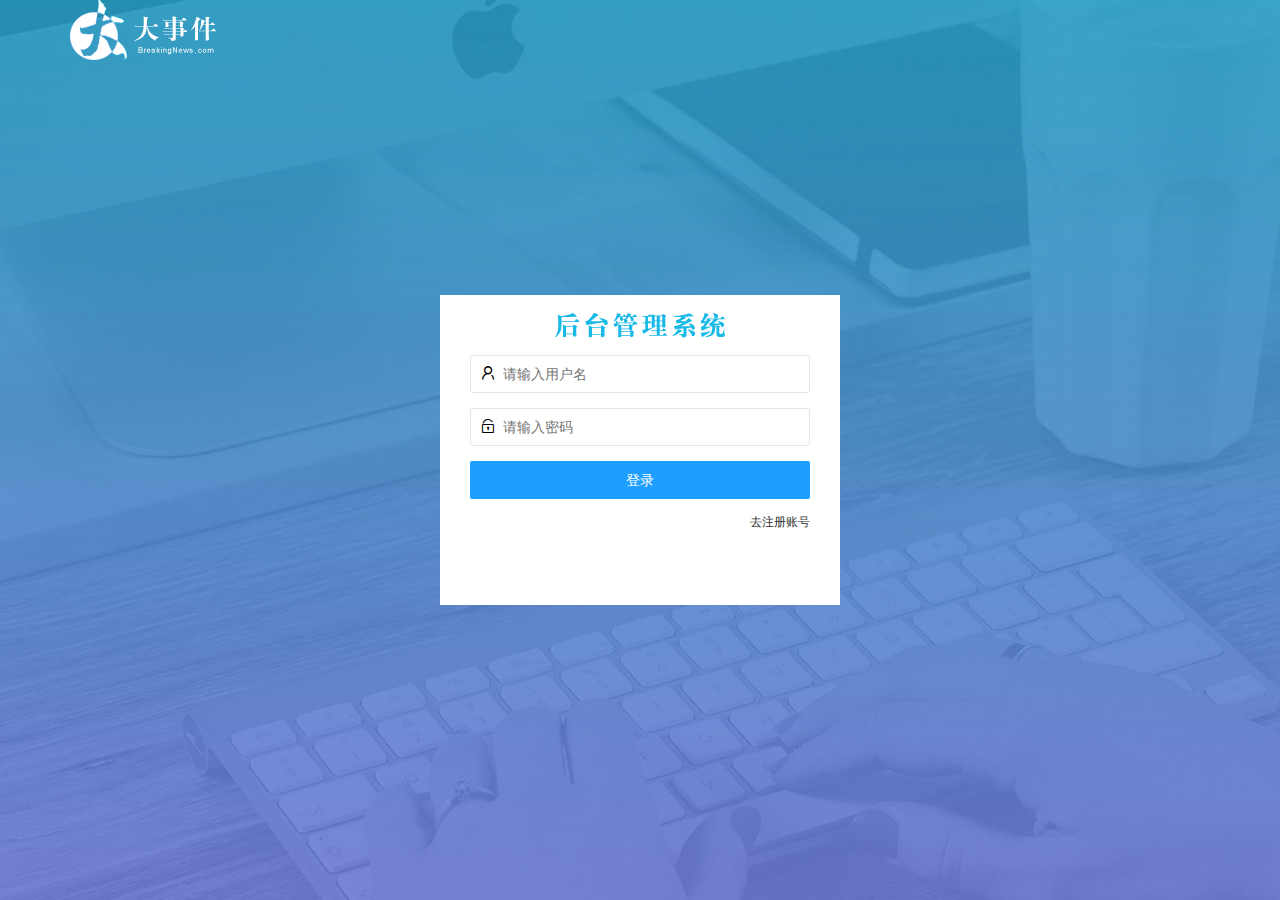
<file: login.html>
<!DOCTYPE html>
<html lang="en">

<head>
    <meta charset="UTF-8" />
    <meta name="viewport" content="width=device-width, initial-scale=1.0" />
    <title>大事件-登录/注册</title>
    <!-- 导入 LayUI 的样式 -->
    <link rel="stylesheet" href="/assets/lib/layui/css/layui.css" />
    <!-- 导入自己的样式表 -->
    <link rel="stylesheet" href="/assets/css/login.css" />
</head>

<body>
    <!-- 头部的 Logo 区域 -->
    <div class="layui-main">
        <img src="/assets/images/logo.png" alt="" />
    </div>

    <!-- 登录注册区域 -->
    <div class="loginAndRegBox">
        <div class="title-box"></div>
        <!-- 登录的div -->
        <div class="login-box">
            <!-- 登录的表单 -->
            <form class="layui-form" id="form_login">
                <!-- 用户名 -->
                <div class="layui-form-item">
                    <i class="layui-icon layui-icon-username"></i>
                    <input type="text" name="username" required lay-verify="required" placeholder="请输入用户名" autocomplete="off" class="layui-input" />
                </div>
                <!-- 密码 -->
                <div class="layui-form-item">
                    <i class="layui-icon layui-icon-password"></i>
                    <input type="password" name="password" required lay-verify="required|pwd" placeholder="请输入密码" autocomplete="off" class="layui-input" />
                </div>
                <!-- 登录按钮 -->
                <div class="layui-form-item">
                    <!-- 注意：表单提交按钮和普通按钮的区别，就是 lay-submit 属性 -->
                    <button class="layui-btn layui-btn-fluid layui-btn-normal" lay-submit>登录</button>
                </div>
                <div class="layui-form-item links">
                    <a href="javascript:;" id="link_reg">去注册账号</a>
                </div>
            </form>
        </div>
        <!-- 注册的div -->
        <div class="reg-box">
            <!-- 注册的表单 -->
            <form class="layui-form" id="form_reg">
                <!-- 用户名 -->
                <div class="layui-form-item">
                    <i class="layui-icon layui-icon-username"></i>
                    <input type="text" name="username" required lay-verify="required" placeholder="请输入用户名" autocomplete="off" class="layui-input" />
                </div>
                <!-- 密码 -->
                <div class="layui-form-item">
                    <i class="layui-icon layui-icon-password"></i>
                    <input type="password" name="password" required lay-verify="required|pwd" placeholder="请输入密码" autocomplete="off" class="layui-input" />
                </div>
                <!-- 密码确认框 -->
                <div class="layui-form-item">
                    <i class="layui-icon layui-icon-password"></i>
                    <input type="password" name="repassword" required lay-verify="required|pwd|repwd" placeholder="再次确认密码" autocomplete="off" class="layui-input" />
                </div>
                <!-- 注册按钮 -->
                <div class="layui-form-item">
                    <!-- 注意：表单提交按钮和普通按钮的区别，就是 lay-submit 属性 -->
                    <button class="layui-btn layui-btn-fluid layui-btn-normal" lay-submit>注册</button>
                </div>
                <div class="layui-form-item links">
                    <a href="javascript:;" id="link_login">去登录</a>
                </div>
            </form>
        </div>
    </div>

    <!-- 导入 Layui 的JS文件 -->
    <script src="/assets/lib/layui/layui.all.js"></script>
    <!-- 导入 JQuery -->
    <script src="/assets/lib/jquery.js"></script>
    <!-- 导入自己封装的 baseAPI.js -->
    <script src="/assets/js/baseAPI.js"></script>
    <!-- 导入自己的 JavaScript 脚本 -->
    <script src="/assets/js/login.js"></script>
</body>

</html>
</file>
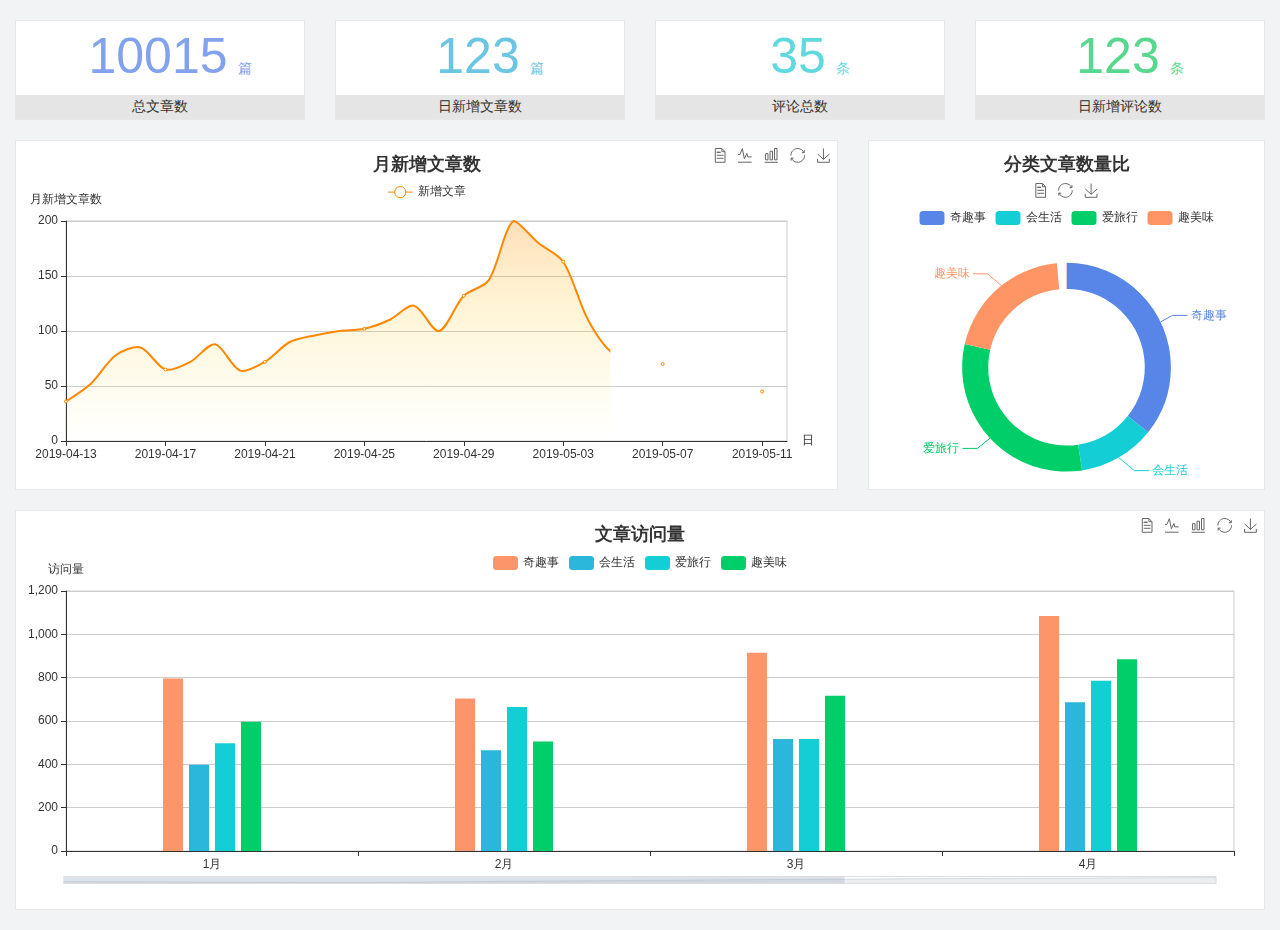
<file: home/dashboard.html>
<!DOCTYPE html>
<html lang="en">

<head>
  <meta charset="UTF-8">
  <meta name="viewport" content="width=device-width, initial-scale=1.0">
  <meta http-equiv="X-UA-Compatible" content="ie=edge">
  <title>图表统计</title>
  <link rel="stylesheet" href="../../assets/lib/bootstrap.css" />
  <link rel="stylesheet" href="../../assets/lib/main.css" />
  <script src="../../assets/lib/jquery.js"></script>
  <script type="text/javascript" src="../../assets/lib/echarts.min.js"></script>
</head>

<body>
  <div class="container-fluid">
    <div class="row spannel_list">
      <div class="col-sm-3 col-xs-6">
        <div class="spannel">
          <em>10015</em><span>篇</span>
          <b>总文章数</b>
        </div>
      </div>
      <div class="col-sm-3 col-xs-6">
        <div class="spannel scolor01">
          <em>123</em><span>篇</span>
          <b>日新增文章数</b>
        </div>
      </div>
      <div class="col-sm-3 col-xs-6">
        <div class="spannel scolor02">
          <em>35</em><span>条</span>
          <b>评论总数</b>
        </div>
      </div>
      <div class="col-sm-3 col-xs-6">
        <div class="spannel scolor03">
          <em>123</em><span>条</span>
          <b>日新增评论数</b>
        </div>
      </div>
    </div>
  </div>

  <div class="container-fluid">
    <div class="row curve-pie">
      <div class="col-lg-8 col-md-8">
        <div class="gragh_pannel" id="curve_show"></div>
      </div>
      <div class="col-lg-4 col-md-4">
        <div class="gragh_pannel" id="pie_show"></div>
      </div>
    </div>
  </div>

  <div class="container-fluid">
    <div class="column_pannel" id="column_show"></div>
  </div>

  <script>
    var oChart = echarts.init(document.getElementById('curve_show'));
    var aList_all = [
      { 'count': 36, 'date': '2019-04-13' },
      { 'count': 52, 'date': '2019-04-14' },
      { 'count': 78, 'date': '2019-04-15' },
      { 'count': 85, 'date': '2019-04-16' },
      { 'count': 65, 'date': '2019-04-17' },
      { 'count': 72, 'date': '2019-04-18' },
      { 'count': 88, 'date': '2019-04-19' },
      { 'count': 64, 'date': '2019-04-20' },
      { 'count': 72, 'date': '2019-04-21' },
      { 'count': 90, 'date': '2019-04-22' },
      { 'count': 96, 'date': '2019-04-23' },
      { 'count': 100, 'date': '2019-04-24' },
      { 'count': 102, 'date': '2019-04-25' },
      { 'count': 110, 'date': '2019-04-26' },
      { 'count': 123, 'date': '2019-04-27' },
      { 'count': 100, 'date': '2019-04-28' },
      { 'count': 132, 'date': '2019-04-29' },
      { 'count': 146, 'date': '2019-04-30' },
      { 'count': 200, 'date': '2019-05-01' },
      { 'count': 180, 'date': '2019-05-02' },
      { 'count': 163, 'date': '2019-05-03' },
      { 'count': 110, 'date': '2019-05-04' },
      { 'count': 80, 'date': '2019-05-05' },
      { 'count': 82, 'date': '2019-05-06' },
      { 'count': 70, 'date': '2019-05-07' },
      { 'count': 65, 'date': '2019-05-08' },
      { 'count': 54, 'date': '2019-05-09' },
      { 'count': 40, 'date': '2019-05-10' },
      { 'count': 45, 'date': '2019-05-11' },
      { 'count': 38, 'date': '2019-05-12' },
    ];

    let aCount = [];
    let aDate = [];

    for (var i = 0; i < aList_all.length; i++) {
      aCount.push(aList_all[i].count);
      aDate.push(aList_all[i].date);
    }

    var chartopt = {
      title: {
        text: '月新增文章数',
        left: 'center',
        top: '10'
      },
      tooltip: {
        trigger: 'axis'
      },
      legend: {
        data: ['新增文章'],
        top: '40'
      },
      toolbox: {
        show: true,
        feature: {
          mark: { show: true },
          dataView: { show: true, readOnly: false },
          magicType: { show: true, type: ['line', 'bar'] },
          restore: { show: true },
          saveAsImage: { show: true }
        }
      },
      calculable: true,
      xAxis: [
        {
          name: '日',
          type: 'category',
          boundaryGap: false,
          data: aDate
        }
      ],
      yAxis: [
        {
          name: '月新增文章数',
          type: 'value'
        }
      ],
      series: [
        {
          name: '新增文章',
          type: 'line',
          smooth: true,
          itemStyle: { normal: { areaStyle: { type: 'default' }, color: '#f80' }, lineStyle: { color: '#f80' } },
          data: aCount
        }],
      areaStyle: {
        normal: {
          color: new echarts.graphic.LinearGradient(0, 0, 0, 1, [{
            offset: 0,
            color: 'rgba(255,136,0,0.39)'
          }, {
            offset: .34,
            color: 'rgba(255,180,0,0.25)'
          }, {
            offset: 1,
            color: 'rgba(255,222,0,0.00)'
          }])

        }
      },
      grid: {
        show: true,
        x: 50,
        x2: 50,
        y: 80,
        height: 220
      }
    };

    oChart.setOption(chartopt);


    var oPie = echarts.init(document.getElementById('pie_show'));
    var oPieopt =
    {
      title: {
        top: 10,
        text: '分类文章数量比',
        x: 'center'
      },
      tooltip: {
        trigger: 'item',
        formatter: "{a} <br/>{b} : {c} ({d}%)"
      },
      color: ['#5885e8', '#13cfd5', '#00ce68', '#ff9565'],
      legend: {
        x: 'center',
        top: 65,
        data: ['奇趣事', '会生活', '爱旅行', '趣美味']
      },
      toolbox: {
        show: true,
        x: 'center',
        top: 35,
        feature: {
          mark: { show: true },
          dataView: { show: true, readOnly: false },
          magicType: {
            show: true,
            type: ['pie', 'funnel'],
            option: {
              funnel: {
                x: '25%',
                width: '50%',
                funnelAlign: 'left',
                max: 1548
              }
            }
          },
          restore: { show: true },
          saveAsImage: { show: true }
        }
      },
      calculable: true,
      series: [
        {
          name: '访问来源',
          type: 'pie',
          radius: ['45%', '60%'],
          center: ['50%', '65%'],
          data: [
            { value: 300, name: '奇趣事' },
            { value: 100, name: '会生活' },
            { value: 260, name: '爱旅行' },
            { value: 180, name: '趣美味' }
          ]
        }
      ]
    };
    oPie.setOption(oPieopt);



    var oColumn = this.echarts.init(document.getElementById('column_show'));
    var oColumnopt =
    {
      title: {
        text: '文章访问量',
        left: 'center',
        top: '10'
      },
      tooltip: {
        trigger: 'axis'
      },
      legend: {
        data: ['奇趣事', '会生活', '爱旅行', '趣美味'],
        top: '40'
      },
      toolbox: {
        show: true,
        feature: {
          mark: { show: true },
          dataView: { show: true, readOnly: false },
          magicType: { show: true, type: ['line', 'bar'] },
          restore: { show: true },
          saveAsImage: { show: true }
        }
      },
      calculable: true,
      xAxis: [
        {
          type: 'category',
          data: ['1月', '2月', '3月', '4月', '5月']
        }
      ],
      yAxis: [
        {
          name: '访问量',
          type: 'value'
        }
      ],
      series: [
        {
          name: '奇趣事',
          type: 'bar',
          barWidth: 20,
          itemStyle: {
            normal: { areaStyle: { type: 'default' }, color: '#fd956a' }
          },
          data: [800, 708, 920, 1090, 1200]
        },
        {
          name: '会生活',
          type: 'bar',
          barWidth: 20,
          itemStyle: {
            normal: { areaStyle: { type: 'default' }, color: '#2bb6db' }
          },
          data: [400, 468, 520, 690, 800]
        },
        {
          name: '爱旅行',
          type: 'bar',
          barWidth: 20,
          itemStyle: {
            normal: { areaStyle: { type: 'default' }, color: '#13cfd5' }
          },
          data: [500, 668, 520, 790, 900]
        },
        {
          name: '趣美味',
          type: 'bar',
          barWidth: 20,
          itemStyle: {
            normal: { areaStyle: { type: 'default' }, color: '#00ce68' }
          },
          data: [600, 508, 720, 890, 1000]
        }
      ],
      grid: {
        show: true,
        x: 50,
        x2: 30,
        y: 80,
        height: 260
      },
      dataZoom: [//给x轴设置滚动条
        {
          start: 0,//默认为0
          end: 100 - 1000 / 31,//默认为100
          type: 'slider',
          show: true,
          xAxisIndex: [0],
          handleSize: 0,//滑动条的 左右2个滑动条的大小
          height: 8,//组件高度
          left: 45, //左边的距离
          right: 50,//右边的距离
          bottom: 26,//右边的距离
          handleColor: '#ddd',//h滑动图标的颜色
          handleStyle: {
            borderColor: "#cacaca",
            borderWidth: "1",
            shadowBlur: 2,
            background: "#ddd",
            shadowColor: "#ddd",
          }
        }]
    };
    oColumn.setOption(oColumnopt);
  </script>
</body>

</html>
</file>
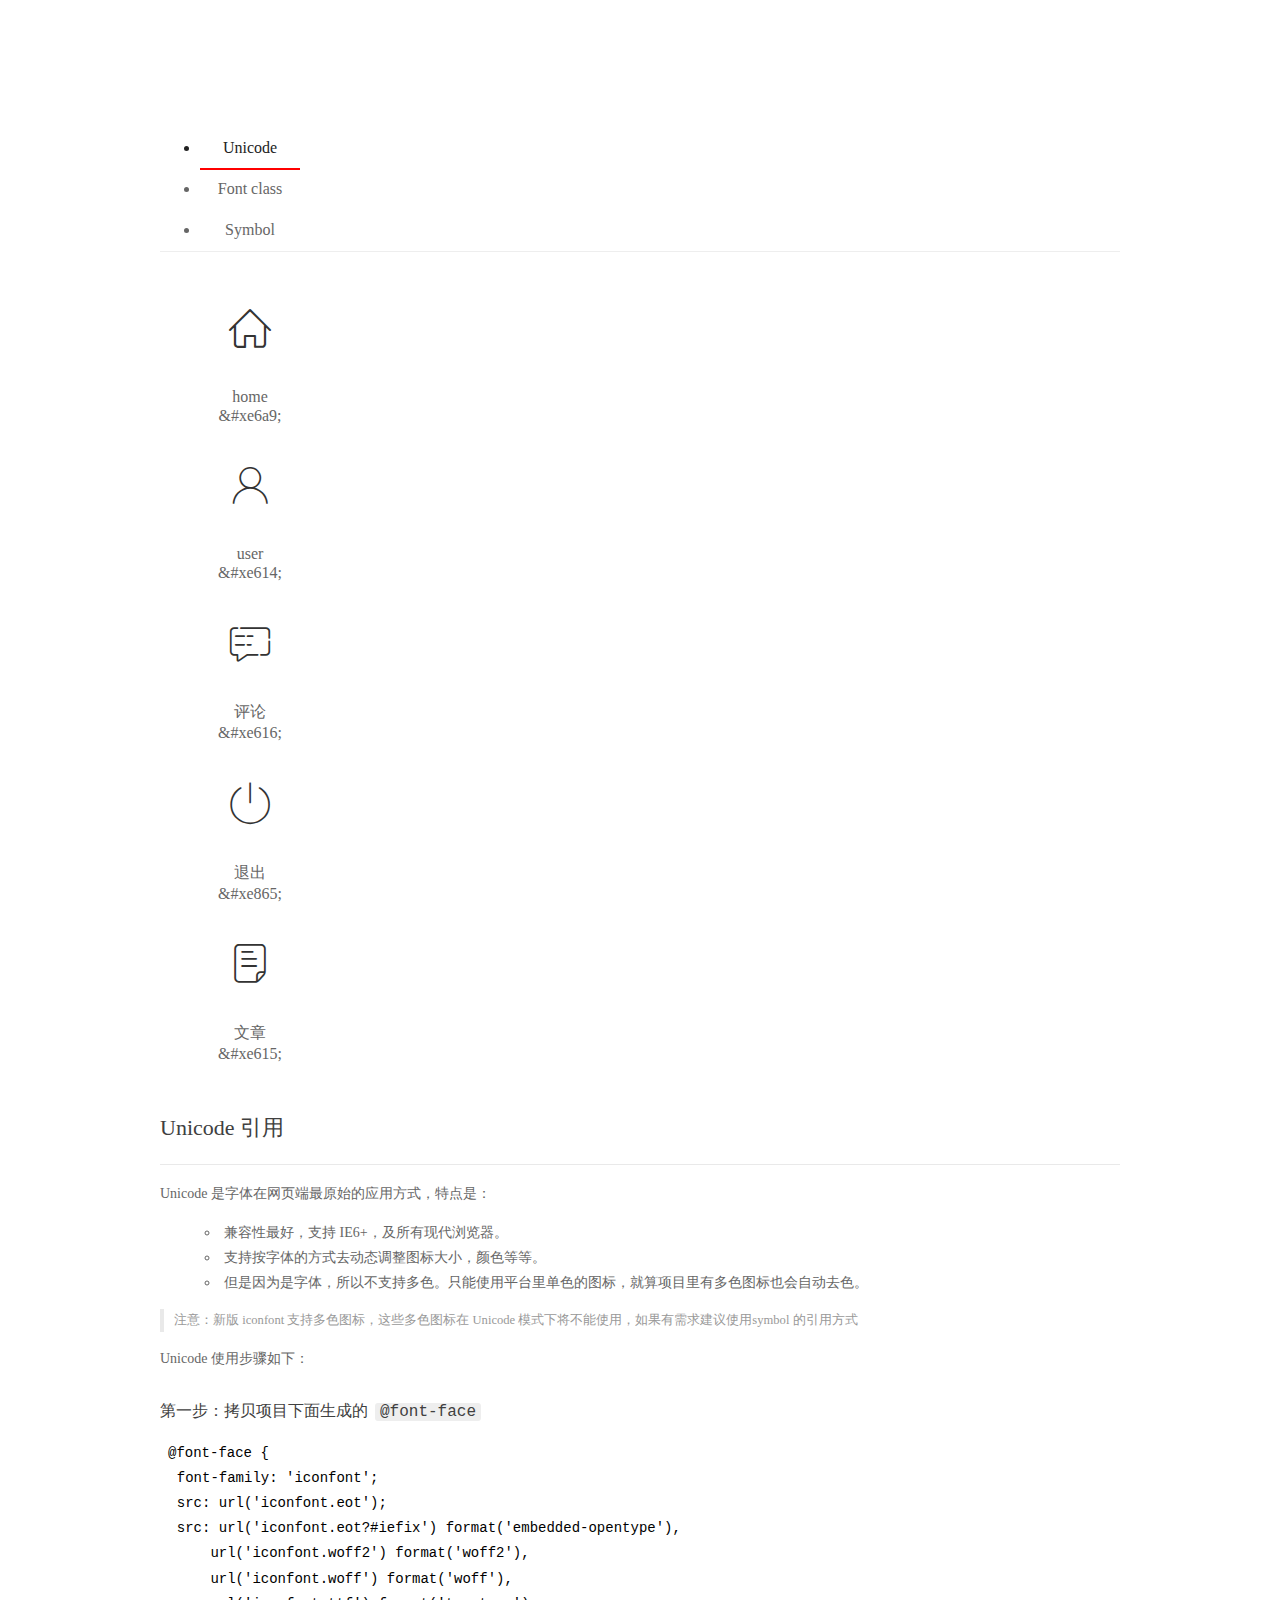
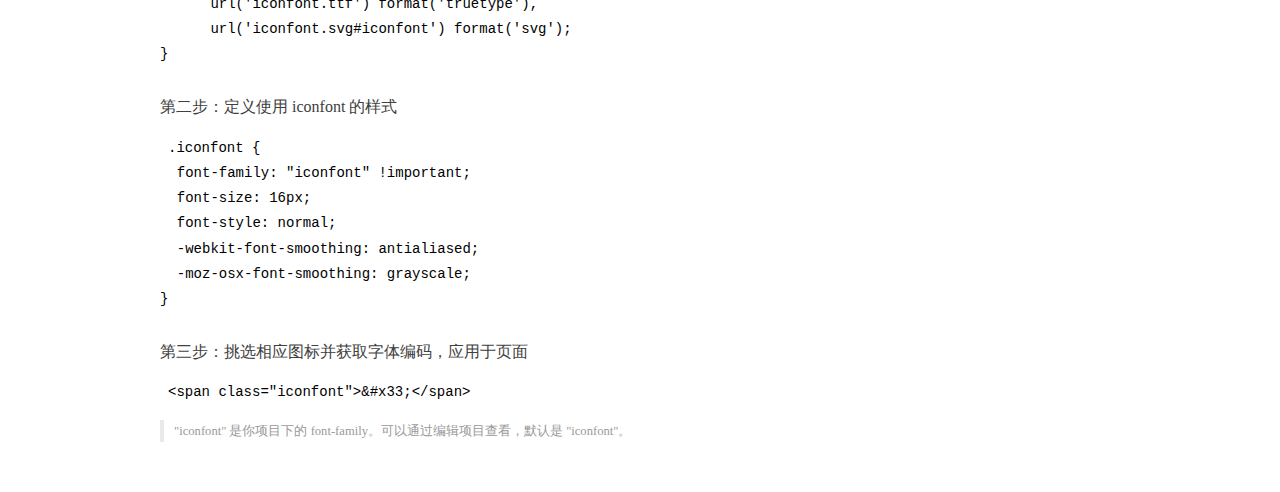
<file: assets/fonts/demo_index.html>
<!DOCTYPE html>
<html>
<head>
  <meta charset="utf-8"/>
  <title>IconFont Demo</title>
  <link rel="shortcut icon" href="https://gtms04.alicdn.com/tps/i4/TB1_oz6GVXXXXaFXpXXJDFnIXXX-64-64.ico" type="image/x-icon"/>
  <link rel="stylesheet" href="https://g.alicdn.com/thx/cube/1.3.2/cube.min.css">
  <link rel="stylesheet" href="demo.css">
  <link rel="stylesheet" href="iconfont.css">
  <script src="iconfont.js"></script>
  <!-- jQuery -->
  <script src="https://a1.alicdn.com/oss/uploads/2018/12/26/7bfddb60-08e8-11e9-9b04-53e73bb6408b.js"></script>
  <!-- 代码高亮 -->
  <script src="https://a1.alicdn.com/oss/uploads/2018/12/26/a3f714d0-08e6-11e9-8a15-ebf944d7534c.js"></script>
</head>
<body>
  <div class="main">
    <h1 class="logo"><a href="https://www.iconfont.cn/" title="iconfont 首页" target="_blank">&#xe86b;</a></h1>
    <div class="nav-tabs">
      <ul id="tabs" class="dib-box">
        <li class="dib active"><span>Unicode</span></li>
        <li class="dib"><span>Font class</span></li>
        <li class="dib"><span>Symbol</span></li>
      </ul>
      
    </div>
    <div class="tab-container">
      <div class="content unicode" style="display: block;">
          <ul class="icon_lists dib-box">
          
            <li class="dib">
              <span class="icon iconfont">&#xe6a9;</span>
                <div class="name">home</div>
                <div class="code-name">&amp;#xe6a9;</div>
              </li>
          
            <li class="dib">
              <span class="icon iconfont">&#xe614;</span>
                <div class="name">user</div>
                <div class="code-name">&amp;#xe614;</div>
              </li>
          
            <li class="dib">
              <span class="icon iconfont">&#xe616;</span>
                <div class="name">评论</div>
                <div class="code-name">&amp;#xe616;</div>
              </li>
          
            <li class="dib">
              <span class="icon iconfont">&#xe865;</span>
                <div class="name">退出</div>
                <div class="code-name">&amp;#xe865;</div>
              </li>
          
            <li class="dib">
              <span class="icon iconfont">&#xe615;</span>
                <div class="name">文章</div>
                <div class="code-name">&amp;#xe615;</div>
              </li>
          
          </ul>
          <div class="article markdown">
          <h2 id="unicode-">Unicode 引用</h2>
          <hr>

          <p>Unicode 是字体在网页端最原始的应用方式，特点是：</p>
          <ul>
            <li>兼容性最好，支持 IE6+，及所有现代浏览器。</li>
            <li>支持按字体的方式去动态调整图标大小，颜色等等。</li>
            <li>但是因为是字体，所以不支持多色。只能使用平台里单色的图标，就算项目里有多色图标也会自动去色。</li>
          </ul>
          <blockquote>
            <p>注意：新版 iconfont 支持多色图标，这些多色图标在 Unicode 模式下将不能使用，如果有需求建议使用symbol 的引用方式</p>
          </blockquote>
          <p>Unicode 使用步骤如下：</p>
          <h3 id="-font-face">第一步：拷贝项目下面生成的 <code>@font-face</code></h3>
<pre><code class="language-css"
>@font-face {
  font-family: 'iconfont';
  src: url('iconfont.eot');
  src: url('iconfont.eot?#iefix') format('embedded-opentype'),
      url('iconfont.woff2') format('woff2'),
      url('iconfont.woff') format('woff'),
      url('iconfont.ttf') format('truetype'),
      url('iconfont.svg#iconfont') format('svg');
}
</code></pre>
          <h3 id="-iconfont-">第二步：定义使用 iconfont 的样式</h3>
<pre><code class="language-css"
>.iconfont {
  font-family: "iconfont" !important;
  font-size: 16px;
  font-style: normal;
  -webkit-font-smoothing: antialiased;
  -moz-osx-font-smoothing: grayscale;
}
</code></pre>
          <h3 id="-">第三步：挑选相应图标并获取字体编码，应用于页面</h3>
<pre>
<code class="language-html"
>&lt;span class="iconfont"&gt;&amp;#x33;&lt;/span&gt;
</code></pre>
          <blockquote>
            <p>"iconfont" 是你项目下的 font-family。可以通过编辑项目查看，默认是 "iconfont"。</p>
          </blockquote>
          </div>
      </div>
      <div class="content font-class">
        <ul class="icon_lists dib-box">
          
          <li class="dib">
            <span class="icon iconfont icon-home"></span>
            <div class="name">
              home
            </div>
            <div class="code-name">.icon-home
            </div>
          </li>
          
          <li class="dib">
            <span class="icon iconfont icon-user"></span>
            <div class="name">
              user
            </div>
            <div class="code-name">.icon-user
            </div>
          </li>
          
          <li class="dib">
            <span class="icon iconfont icon-pinglun"></span>
            <div class="name">
              评论
            </div>
            <div class="code-name">.icon-pinglun
            </div>
          </li>
          
          <li class="dib">
            <span class="icon iconfont icon-tuichu"></span>
            <div class="name">
              退出
            </div>
            <div class="code-name">.icon-tuichu
            </div>
          </li>
          
          <li class="dib">
            <span class="icon iconfont icon-16"></span>
            <div class="name">
              文章
            </div>
            <div class="code-name">.icon-16
            </div>
          </li>
          
        </ul>
        <div class="article markdown">
        <h2 id="font-class-">font-class 引用</h2>
        <hr>

        <p>font-class 是 Unicode 使用方式的一种变种，主要是解决 Unicode 书写不直观，语意不明确的问题。</p>
        <p>与 Unicode 使用方式相比，具有如下特点：</p>
        <ul>
          <li>兼容性良好，支持 IE8+，及所有现代浏览器。</li>
          <li>相比于 Unicode 语意明确，书写更直观。可以很容易分辨这个 icon 是什么。</li>
          <li>因为使用 class 来定义图标，所以当要替换图标时，只需要修改 class 里面的 Unicode 引用。</li>
          <li>不过因为本质上还是使用的字体，所以多色图标还是不支持的。</li>
        </ul>
        <p>使用步骤如下：</p>
        <h3 id="-fontclass-">第一步：引入项目下面生成的 fontclass 代码：</h3>
<pre><code class="language-html">&lt;link rel="stylesheet" href="./iconfont.css"&gt;
</code></pre>
        <h3 id="-">第二步：挑选相应图标并获取类名，应用于页面：</h3>
<pre><code class="language-html">&lt;span class="iconfont icon-xxx"&gt;&lt;/span&gt;
</code></pre>
        <blockquote>
          <p>"
            iconfont" 是你项目下的 font-family。可以通过编辑项目查看，默认是 "iconfont"。</p>
        </blockquote>
      </div>
      </div>
      <div class="content symbol">
          <ul class="icon_lists dib-box">
          
            <li class="dib">
                <svg class="icon svg-icon" aria-hidden="true">
                  <use xlink:href="#icon-home"></use>
                </svg>
                <div class="name">home</div>
                <div class="code-name">#icon-home</div>
            </li>
          
            <li class="dib">
                <svg class="icon svg-icon" aria-hidden="true">
                  <use xlink:href="#icon-user"></use>
                </svg>
                <div class="name">user</div>
                <div class="code-name">#icon-user</div>
            </li>
          
            <li class="dib">
                <svg class="icon svg-icon" aria-hidden="true">
                  <use xlink:href="#icon-pinglun"></use>
                </svg>
                <div class="name">评论</div>
                <div class="code-name">#icon-pinglun</div>
            </li>
          
            <li class="dib">
                <svg class="icon svg-icon" aria-hidden="true">
                  <use xlink:href="#icon-tuichu"></use>
                </svg>
                <div class="name">退出</div>
                <div class="code-name">#icon-tuichu</div>
            </li>
          
            <li class="dib">
                <svg class="icon svg-icon" aria-hidden="true">
                  <use xlink:href="#icon-16"></use>
                </svg>
                <div class="name">文章</div>
                <div class="code-name">#icon-16</div>
            </li>
          
          </ul>
          <div class="article markdown">
          <h2 id="symbol-">Symbol 引用</h2>
          <hr>

          <p>这是一种全新的使用方式，应该说这才是未来的主流，也是平台目前推荐的用法。相关介绍可以参考这篇<a href="">文章</a>
            这种用法其实是做了一个 SVG 的集合，与另外两种相比具有如下特点：</p>
          <ul>
            <li>支持多色图标了，不再受单色限制。</li>
            <li>通过一些技巧，支持像字体那样，通过 <code>font-size</code>, <code>color</code> 来调整样式。</li>
            <li>兼容性较差，支持 IE9+，及现代浏览器。</li>
            <li>浏览器渲染 SVG 的性能一般，还不如 png。</li>
          </ul>
          <p>使用步骤如下：</p>
          <h3 id="-symbol-">第一步：引入项目下面生成的 symbol 代码：</h3>
<pre><code class="language-html">&lt;script src="./iconfont.js"&gt;&lt;/script&gt;
</code></pre>
          <h3 id="-css-">第二步：加入通用 CSS 代码（引入一次就行）：</h3>
<pre><code class="language-html">&lt;style&gt;
.icon {
  width: 1em;
  height: 1em;
  vertical-align: -0.15em;
  fill: currentColor;
  overflow: hidden;
}
&lt;/style&gt;
</code></pre>
          <h3 id="-">第三步：挑选相应图标并获取类名，应用于页面：</h3>
<pre><code class="language-html">&lt;svg class="icon" aria-hidden="true"&gt;
  &lt;use xlink:href="#icon-xxx"&gt;&lt;/use&gt;
&lt;/svg&gt;
</code></pre>
          </div>
      </div>

    </div>
  </div>
  <script>
  $(document).ready(function () {
      $('.tab-container .content:first').show()

      $('#tabs li').click(function (e) {
        var tabContent = $('.tab-container .content')
        var index = $(this).index()

        if ($(this).hasClass('active')) {
          return
        } else {
          $('#tabs li').removeClass('active')
          $(this).addClass('active')

          tabContent.hide().eq(index).fadeIn()
        }
      })
    })
  </script>
</body>
</html>
</file>
<file: assets/lib/layui/css/layui.css>
/** layui-v2.5.5 MIT License By https://www.layui.com */
 .layui-inline,img{display:inline-block;vertical-align:middle}h1,h2,h3,h4,h5,h6{font-weight:400}.layui-edge,.layui-header,.layui-inline,.layui-main{position:relative}.layui-body,.layui-edge,.layui-elip{overflow:hidden}.layui-btn,.layui-edge,.layui-inline,img{vertical-align:middle}.layui-btn,.layui-disabled,.layui-icon,.layui-unselect{-moz-user-select:none;-webkit-user-select:none;-ms-user-select:none}.layui-elip,.layui-form-checkbox span,.layui-form-pane .layui-form-label{text-overflow:ellipsis;white-space:nowrap}.layui-breadcrumb,.layui-tree-btnGroup{visibility:hidden}blockquote,body,button,dd,div,dl,dt,form,h1,h2,h3,h4,h5,h6,input,li,ol,p,pre,td,textarea,th,ul{margin:0;padding:0;-webkit-tap-highlight-color:rgba(0,0,0,0)}a:active,a:hover{outline:0}img{border:none}li{list-style:none}table{border-collapse:collapse;border-spacing:0}h4,h5,h6{font-size:100%}button,input,optgroup,option,select,textarea{font-family:inherit;font-size:inherit;font-style:inherit;font-weight:inherit;outline:0}pre{white-space:pre-wrap;white-space:-moz-pre-wrap;white-space:-pre-wrap;white-space:-o-pre-wrap;word-wrap:break-word}body{line-height:24px;font:14px Helvetica Neue,Helvetica,PingFang SC,Tahoma,Arial,sans-serif}hr{height:1px;margin:10px 0;border:0;clear:both}a{color:#333;text-decoration:none}a:hover{color:#777}a cite{font-style:normal;*cursor:pointer}.layui-border-box,.layui-border-box *{box-sizing:border-box}.layui-box,.layui-box *{box-sizing:content-box}.layui-clear{clear:both;*zoom:1}.layui-clear:after{content:'\20';clear:both;*zoom:1;display:block;height:0}.layui-inline{*display:inline;*zoom:1}.layui-edge{display:inline-block;width:0;height:0;border-width:6px;border-style:dashed;border-color:transparent}.layui-edge-top{top:-4px;border-bottom-color:#999;border-bottom-style:solid}.layui-edge-right{border-left-color:#999;border-left-style:solid}.layui-edge-bottom{top:2px;border-top-color:#999;border-top-style:solid}.layui-edge-left{border-right-color:#999;border-right-style:solid}.layui-disabled,.layui-disabled:hover{color:#d2d2d2!important;cursor:not-allowed!important}.layui-circle{border-radius:100%}.layui-show{display:block!important}.layui-hide{display:none!important}@font-face{font-family:layui-icon;src:url(../font/iconfont.eot?v=250);src:url(../font/iconfont.eot?v=250#iefix) format('embedded-opentype'),url(../font/iconfont.woff2?v=250) format('woff2'),url(../font/iconfont.woff?v=250) format('woff'),url(../font/iconfont.ttf?v=250) format('truetype'),url(../font/iconfont.svg?v=250#layui-icon) format('svg')}.layui-icon{font-family:layui-icon!important;font-size:16px;font-style:normal;-webkit-font-smoothing:antialiased;-moz-osx-font-smoothing:grayscale}.layui-icon-reply-fill:before{content:"\e611"}.layui-icon-set-fill:before{content:"\e614"}.layui-icon-menu-fill:before{content:"\e60f"}.layui-icon-search:before{content:"\e615"}.layui-icon-share:before{content:"\e641"}.layui-icon-set-sm:before{content:"\e620"}.layui-icon-engine:before{content:"\e628"}.layui-icon-close:before{content:"\1006"}.layui-icon-close-fill:before{content:"\1007"}.layui-icon-chart-screen:before{content:"\e629"}.layui-icon-star:before{content:"\e600"}.layui-icon-circle-dot:before{content:"\e617"}.layui-icon-chat:before{content:"\e606"}.layui-icon-release:before{content:"\e609"}.layui-icon-list:before{content:"\e60a"}.layui-icon-chart:before{content:"\e62c"}.layui-icon-ok-circle:before{content:"\1005"}.layui-icon-layim-theme:before{content:"\e61b"}.layui-icon-table:before{content:"\e62d"}.layui-icon-right:before{content:"\e602"}.layui-icon-left:before{content:"\e603"}.layui-icon-cart-simple:before{content:"\e698"}.layui-icon-face-cry:before{content:"\e69c"}.layui-icon-face-smile:before{content:"\e6af"}.layui-icon-survey:before{content:"\e6b2"}.layui-icon-tree:before{content:"\e62e"}.layui-icon-upload-circle:before{content:"\e62f"}.layui-icon-add-circle:before{content:"\e61f"}.layui-icon-download-circle:before{content:"\e601"}.layui-icon-templeate-1:before{content:"\e630"}.layui-icon-util:before{content:"\e631"}.layui-icon-face-surprised:before{content:"\e664"}.layui-icon-edit:before{content:"\e642"}.layui-icon-speaker:before{content:"\e645"}.layui-icon-down:before{content:"\e61a"}.layui-icon-file:before{content:"\e621"}.layui-icon-layouts:before{content:"\e632"}.layui-icon-rate-half:before{content:"\e6c9"}.layui-icon-add-circle-fine:before{content:"\e608"}.layui-icon-prev-circle:before{content:"\e633"}.layui-icon-read:before{content:"\e705"}.layui-icon-404:before{content:"\e61c"}.layui-icon-carousel:before{content:"\e634"}.layui-icon-help:before{content:"\e607"}.layui-icon-code-circle:before{content:"\e635"}.layui-icon-water:before{content:"\e636"}.layui-icon-username:before{content:"\e66f"}.layui-icon-find-fill:before{content:"\e670"}.layui-icon-about:before{content:"\e60b"}.layui-icon-location:before{content:"\e715"}.layui-icon-up:before{content:"\e619"}.layui-icon-pause:before{content:"\e651"}.layui-icon-date:before{content:"\e637"}.layui-icon-layim-uploadfile:before{content:"\e61d"}.layui-icon-delete:before{content:"\e640"}.layui-icon-play:before{content:"\e652"}.layui-icon-top:before{content:"\e604"}.layui-icon-friends:before{content:"\e612"}.layui-icon-refresh-3:before{content:"\e9aa"}.layui-icon-ok:before{content:"\e605"}.layui-icon-layer:before{content:"\e638"}.layui-icon-face-smile-fine:before{content:"\e60c"}.layui-icon-dollar:before{content:"\e659"}.layui-icon-group:before{content:"\e613"}.layui-icon-layim-download:before{content:"\e61e"}.layui-icon-picture-fine:before{content:"\e60d"}.layui-icon-link:before{content:"\e64c"}.layui-icon-diamond:before{content:"\e735"}.layui-icon-log:before{content:"\e60e"}.layui-icon-rate-solid:before{content:"\e67a"}.layui-icon-fonts-del:before{content:"\e64f"}.layui-icon-unlink:before{content:"\e64d"}.layui-icon-fonts-clear:before{content:"\e639"}.layui-icon-triangle-r:before{content:"\e623"}.layui-icon-circle:before{content:"\e63f"}.layui-icon-radio:before{content:"\e643"}.layui-icon-align-center:before{content:"\e647"}.layui-icon-align-right:before{content:"\e648"}.layui-icon-align-left:before{content:"\e649"}.layui-icon-loading-1:before{content:"\e63e"}.layui-icon-return:before{content:"\e65c"}.layui-icon-fonts-strong:before{content:"\e62b"}.layui-icon-upload:before{content:"\e67c"}.layui-icon-dialogue:before{content:"\e63a"}.layui-icon-video:before{content:"\e6ed"}.layui-icon-headset:before{content:"\e6fc"}.layui-icon-cellphone-fine:before{content:"\e63b"}.layui-icon-add-1:before{content:"\e654"}.layui-icon-face-smile-b:before{content:"\e650"}.layui-icon-fonts-html:before{content:"\e64b"}.layui-icon-form:before{content:"\e63c"}.layui-icon-cart:before{content:"\e657"}.layui-icon-camera-fill:before{content:"\e65d"}.layui-icon-tabs:before{content:"\e62a"}.layui-icon-fonts-code:before{content:"\e64e"}.layui-icon-fire:before{content:"\e756"}.layui-icon-set:before{content:"\e716"}.layui-icon-fonts-u:before{content:"\e646"}.layui-icon-triangle-d:before{content:"\e625"}.layui-icon-tips:before{content:"\e702"}.layui-icon-picture:before{content:"\e64a"}.layui-icon-more-vertical:before{content:"\e671"}.layui-icon-flag:before{content:"\e66c"}.layui-icon-loading:before{content:"\e63d"}.layui-icon-fonts-i:before{content:"\e644"}.layui-icon-refresh-1:before{content:"\e666"}.layui-icon-rmb:before{content:"\e65e"}.layui-icon-home:before{content:"\e68e"}.layui-icon-user:before{content:"\e770"}.layui-icon-notice:before{content:"\e667"}.layui-icon-login-weibo:before{content:"\e675"}.layui-icon-voice:before{content:"\e688"}.layui-icon-upload-drag:before{content:"\e681"}.layui-icon-login-qq:before{content:"\e676"}.layui-icon-snowflake:before{content:"\e6b1"}.layui-icon-file-b:before{content:"\e655"}.layui-icon-template:before{content:"\e663"}.layui-icon-auz:before{content:"\e672"}.layui-icon-console:before{content:"\e665"}.layui-icon-app:before{content:"\e653"}.layui-icon-prev:before{content:"\e65a"}.layui-icon-website:before{content:"\e7ae"}.layui-icon-next:before{content:"\e65b"}.layui-icon-component:before{content:"\e857"}.layui-icon-more:before{content:"\e65f"}.layui-icon-login-wechat:before{content:"\e677"}.layui-icon-shrink-right:before{content:"\e668"}.layui-icon-spread-left:before{content:"\e66b"}.layui-icon-camera:before{content:"\e660"}.layui-icon-note:before{content:"\e66e"}.layui-icon-refresh:before{content:"\e669"}.layui-icon-female:before{content:"\e661"}.layui-icon-male:before{content:"\e662"}.layui-icon-password:before{content:"\e673"}.layui-icon-senior:before{content:"\e674"}.layui-icon-theme:before{content:"\e66a"}.layui-icon-tread:before{content:"\e6c5"}.layui-icon-praise:before{content:"\e6c6"}.layui-icon-star-fill:before{content:"\e658"}.layui-icon-rate:before{content:"\e67b"}.layui-icon-template-1:before{content:"\e656"}.layui-icon-vercode:before{content:"\e679"}.layui-icon-cellphone:before{content:"\e678"}.layui-icon-screen-full:before{content:"\e622"}.layui-icon-screen-restore:before{content:"\e758"}.layui-icon-cols:before{content:"\e610"}.layui-icon-export:before{content:"\e67d"}.layui-icon-print:before{content:"\e66d"}.layui-icon-slider:before{content:"\e714"}.layui-icon-addition:before{content:"\e624"}.layui-icon-subtraction:before{content:"\e67e"}.layui-icon-service:before{content:"\e626"}.layui-icon-transfer:before{content:"\e691"}.layui-main{width:1140px;margin:0 auto}.layui-header{z-index:1000;height:60px}.layui-header a:hover{transition:all .5s;-webkit-transition:all .5s}.layui-side{position:fixed;left:0;top:0;bottom:0;z-index:999;width:200px;overflow-x:hidden}.layui-side-scroll{position:relative;width:220px;height:100%;overflow-x:hidden}.layui-body{position:absolute;left:200px;right:0;top:0;bottom:0;z-index:998;width:auto;overflow-y:auto;box-sizing:border-box}.layui-layout-body{overflow:hidden}.layui-layout-admin .layui-header{background-color:#23262E}.layui-layout-admin .layui-side{top:60px;width:200px;overflow-x:hidden}.layui-layout-admin .layui-body{position:fixed;top:60px;bottom:44px}.layui-layout-admin .layui-main{width:auto;margin:0 15px}.layui-layout-admin .layui-footer{position:fixed;left:200px;right:0;bottom:0;height:44px;line-height:44px;padding:0 15px;background-color:#eee}.layui-layout-admin .layui-logo{position:absolute;left:0;top:0;width:200px;height:100%;line-height:60px;text-align:center;color:#009688;font-size:16px}.layui-layout-admin .layui-header .layui-nav{background:0 0}.layui-layout-left{position:absolute!important;left:200px;top:0}.layui-layout-right{position:absolute!important;right:0;top:0}.layui-container{position:relative;margin:0 auto;padding:0 15px;box-sizing:border-box}.layui-fluid{position:relative;margin:0 auto;padding:0 15px}.layui-row:after,.layui-row:before{content:'';display:block;clear:both}.layui-col-lg1,.layui-col-lg10,.layui-col-lg11,.layui-col-lg12,.layui-col-lg2,.layui-col-lg3,.layui-col-lg4,.layui-col-lg5,.layui-col-lg6,.layui-col-lg7,.layui-col-lg8,.layui-col-lg9,.layui-col-md1,.layui-col-md10,.layui-col-md11,.layui-col-md12,.layui-col-md2,.layui-col-md3,.layui-col-md4,.layui-col-md5,.layui-col-md6,.layui-col-md7,.layui-col-md8,.layui-col-md9,.layui-col-sm1,.layui-col-sm10,.layui-col-sm11,.layui-col-sm12,.layui-col-sm2,.layui-col-sm3,.layui-col-sm4,.layui-col-sm5,.layui-col-sm6,.layui-col-sm7,.layui-col-sm8,.layui-col-sm9,.layui-col-xs1,.layui-col-xs10,.layui-col-xs11,.layui-col-xs12,.layui-col-xs2,.layui-col-xs3,.layui-col-xs4,.layui-col-xs5,.layui-col-xs6,.layui-col-xs7,.layui-col-xs8,.layui-col-xs9{position:relative;display:block;box-sizing:border-box}.layui-col-xs1,.layui-col-xs10,.layui-col-xs11,.layui-col-xs12,.layui-col-xs2,.layui-col-xs3,.layui-col-xs4,.layui-col-xs5,.layui-col-xs6,.layui-col-xs7,.layui-col-xs8,.layui-col-xs9{float:left}.layui-col-xs1{width:8.33333333%}.layui-col-xs2{width:16.66666667%}.layui-col-xs3{width:25%}.layui-col-xs4{width:33.33333333%}.layui-col-xs5{width:41.66666667%}.layui-col-xs6{width:50%}.layui-col-xs7{width:58.33333333%}.layui-col-xs8{width:66.66666667%}.layui-col-xs9{width:75%}.layui-col-xs10{width:83.33333333%}.layui-col-xs11{width:91.66666667%}.layui-col-xs12{width:100%}.layui-col-xs-offset1{margin-left:8.33333333%}.layui-col-xs-offset2{margin-left:16.66666667%}.layui-col-xs-offset3{margin-left:25%}.layui-col-xs-offset4{margin-left:33.33333333%}.layui-col-xs-offset5{margin-left:41.66666667%}.layui-col-xs-offset6{margin-left:50%}.layui-col-xs-offset7{margin-left:58.33333333%}.layui-col-xs-offset8{margin-left:66.66666667%}.layui-col-xs-offset9{margin-left:75%}.layui-col-xs-offset10{margin-left:83.33333333%}.layui-col-xs-offset11{margin-left:91.66666667%}.layui-col-xs-offset12{margin-left:100%}@media screen and (max-width:768px){.layui-hide-xs{display:none!important}.layui-show-xs-block{display:block!important}.layui-show-xs-inline{display:inline!important}.layui-show-xs-inline-block{display:inline-block!important}}@media screen and (min-width:768px){.layui-container{width:750px}.layui-hide-sm{display:none!important}.layui-show-sm-block{display:block!important}.layui-show-sm-inline{display:inline!important}.layui-show-sm-inline-block{display:inline-block!important}.layui-col-sm1,.layui-col-sm10,.layui-col-sm11,.layui-col-sm12,.layui-col-sm2,.layui-col-sm3,.layui-col-sm4,.layui-col-sm5,.layui-col-sm6,.layui-col-sm7,.layui-col-sm8,.layui-col-sm9{float:left}.layui-col-sm1{width:8.33333333%}.layui-col-sm2{width:16.66666667%}.layui-col-sm3{width:25%}.layui-col-sm4{width:33.33333333%}.layui-col-sm5{width:41.66666667%}.layui-col-sm6{width:50%}.layui-col-sm7{width:58.33333333%}.layui-col-sm8{width:66.66666667%}.layui-col-sm9{width:75%}.layui-col-sm10{width:83.33333333%}.layui-col-sm11{width:91.66666667%}.layui-col-sm12{width:100%}.layui-col-sm-offset1{margin-left:8.33333333%}.layui-col-sm-offset2{margin-left:16.66666667%}.layui-col-sm-offset3{margin-left:25%}.layui-col-sm-offset4{margin-left:33.33333333%}.layui-col-sm-offset5{margin-left:41.66666667%}.layui-col-sm-offset6{margin-left:50%}.layui-col-sm-offset7{margin-left:58.33333333%}.layui-col-sm-offset8{margin-left:66.66666667%}.layui-col-sm-offset9{margin-left:75%}.layui-col-sm-offset10{margin-left:83.33333333%}.layui-col-sm-offset11{margin-left:91.66666667%}.layui-col-sm-offset12{margin-left:100%}}@media screen and (min-width:992px){.layui-container{width:970px}.layui-hide-md{display:none!important}.layui-show-md-block{display:block!important}.layui-show-md-inline{display:inline!important}.layui-show-md-inline-block{display:inline-block!important}.layui-col-md1,.layui-col-md10,.layui-col-md11,.layui-col-md12,.layui-col-md2,.layui-col-md3,.layui-col-md4,.layui-col-md5,.layui-col-md6,.layui-col-md7,.layui-col-md8,.layui-col-md9{float:left}.layui-col-md1{width:8.33333333%}.layui-col-md2{width:16.66666667%}.layui-col-md3{width:25%}.layui-col-md4{width:33.33333333%}.layui-col-md5{width:41.66666667%}.layui-col-md6{width:50%}.layui-col-md7{width:58.33333333%}.layui-col-md8{width:66.66666667%}.layui-col-md9{width:75%}.layui-col-md10{width:83.33333333%}.layui-col-md11{width:91.66666667%}.layui-col-md12{width:100%}.layui-col-md-offset1{margin-left:8.33333333%}.layui-col-md-offset2{margin-left:16.66666667%}.layui-col-md-offset3{margin-left:25%}.layui-col-md-offset4{margin-left:33.33333333%}.layui-col-md-offset5{margin-left:41.66666667%}.layui-col-md-offset6{margin-left:50%}.layui-col-md-offset7{margin-left:58.33333333%}.layui-col-md-offset8{margin-left:66.66666667%}.layui-col-md-offset9{margin-left:75%}.layui-col-md-offset10{margin-left:83.33333333%}.layui-col-md-offset11{margin-left:91.66666667%}.layui-col-md-offset12{margin-left:100%}}@media screen and (min-width:1200px){.layui-container{width:1170px}.layui-hide-lg{display:none!important}.layui-show-lg-block{display:block!important}.layui-show-lg-inline{display:inline!important}.layui-show-lg-inline-block{display:inline-block!important}.layui-col-lg1,.layui-col-lg10,.layui-col-lg11,.layui-col-lg12,.layui-col-lg2,.layui-col-lg3,.layui-col-lg4,.layui-col-lg5,.layui-col-lg6,.layui-col-lg7,.layui-col-lg8,.layui-col-lg9{float:left}.layui-col-lg1{width:8.33333333%}.layui-col-lg2{width:16.66666667%}.layui-col-lg3{width:25%}.layui-col-lg4{width:33.33333333%}.layui-col-lg5{width:41.66666667%}.layui-col-lg6{width:50%}.layui-col-lg7{width:58.33333333%}.layui-col-lg8{width:66.66666667%}.layui-col-lg9{width:75%}.layui-col-lg10{width:83.33333333%}.layui-col-lg11{width:91.66666667%}.layui-col-lg12{width:100%}.layui-col-lg-offset1{margin-left:8.33333333%}.layui-col-lg-offset2{margin-left:16.66666667%}.layui-col-lg-offset3{margin-left:25%}.layui-col-lg-offset4{margin-left:33.33333333%}.layui-col-lg-offset5{margin-left:41.66666667%}.layui-col-lg-offset6{margin-left:50%}.layui-col-lg-offset7{margin-left:58.33333333%}.layui-col-lg-offset8{margin-left:66.66666667%}.layui-col-lg-offset9{margin-left:75%}.layui-col-lg-offset10{margin-left:83.33333333%}.layui-col-lg-offset11{margin-left:91.66666667%}.layui-col-lg-offset12{margin-left:100%}}.layui-col-space1{margin:-.5px}.layui-col-space1>*{padding:.5px}.layui-col-space3{margin:-1.5px}.layui-col-space3>*{padding:1.5px}.layui-col-space5{margin:-2.5px}.layui-col-space5>*{padding:2.5px}.layui-col-space8{margin:-3.5px}.layui-col-space8>*{padding:3.5px}.layui-col-space10{margin:-5px}.layui-col-space10>*{padding:5px}.layui-col-space12{margin:-6px}.layui-col-space12>*{padding:6px}.layui-col-space15{margin:-7.5px}.layui-col-space15>*{padding:7.5px}.layui-col-space18{margin:-9px}.layui-col-space18>*{padding:9px}.layui-col-space20{margin:-10px}.layui-col-space20>*{padding:10px}.layui-col-space22{margin:-11px}.layui-col-space22>*{padding:11px}.layui-col-space25{margin:-12.5px}.layui-col-space25>*{padding:12.5px}.layui-col-space30{margin:-15px}.layui-col-space30>*{padding:15px}.layui-btn,.layui-input,.layui-select,.layui-textarea,.layui-upload-button{outline:0;-webkit-appearance:none;transition:all .3s;-webkit-transition:all .3s;box-sizing:border-box}.layui-elem-quote{margin-bottom:10px;padding:15px;line-height:22px;border-left:5px solid #009688;border-radius:0 2px 2px 0;background-color:#f2f2f2}.layui-quote-nm{border-style:solid;border-width:1px 1px 1px 5px;background:0 0}.layui-elem-field{margin-bottom:10px;padding:0;border-width:1px;border-style:solid}.layui-elem-field legend{margin-left:20px;padding:0 10px;font-size:20px;font-weight:300}.layui-field-title{margin:10px 0 20px;border-width:1px 0 0}.layui-field-box{padding:10px 15px}.layui-field-title .layui-field-box{padding:10px 0}.layui-progress{position:relative;height:6px;border-radius:20px;background-color:#e2e2e2}.layui-progress-bar{position:absolute;left:0;top:0;width:0;max-width:100%;height:6px;border-radius:20px;text-align:right;background-color:#5FB878;transition:all .3s;-webkit-transition:all .3s}.layui-progress-big,.layui-progress-big .layui-progress-bar{height:18px;line-height:18px}.layui-progress-text{position:relative;top:-20px;line-height:18px;font-size:12px;color:#666}.layui-progress-big .layui-progress-text{position:static;padding:0 10px;color:#fff}.layui-collapse{border-width:1px;border-style:solid;border-radius:2px}.layui-colla-content,.layui-colla-item{border-top-width:1px;border-top-style:solid}.layui-colla-item:first-child{border-top:none}.layui-colla-title{position:relative;height:42px;line-height:42px;padding:0 15px 0 35px;color:#333;background-color:#f2f2f2;cursor:pointer;font-size:14px;overflow:hidden}.layui-colla-content{display:none;padding:10px 15px;line-height:22px;color:#666}.layui-colla-icon{position:absolute;left:15px;top:0;font-size:14px}.layui-card{margin-bottom:15px;border-radius:2px;background-color:#fff;box-shadow:0 1px 2px 0 rgba(0,0,0,.05)}.layui-card:last-child{margin-bottom:0}.layui-card-header{position:relative;height:42px;line-height:42px;padding:0 15px;border-bottom:1px solid #f6f6f6;color:#333;border-radius:2px 2px 0 0;font-size:14px}.layui-bg-black,.layui-bg-blue,.layui-bg-cyan,.layui-bg-green,.layui-bg-orange,.layui-bg-red{color:#fff!important}.layui-card-body{position:relative;padding:10px 15px;line-height:24px}.layui-card-body[pad15]{padding:15px}.layui-card-body[pad20]{padding:20px}.layui-card-body .layui-table{margin:5px 0}.layui-card .layui-tab{margin:0}.layui-panel-window{position:relative;padding:15px;border-radius:0;border-top:5px solid #E6E6E6;background-color:#fff}.layui-auxiliar-moving{position:fixed;left:0;right:0;top:0;bottom:0;width:100%;height:100%;background:0 0;z-index:9999999999}.layui-form-label,.layui-form-mid,.layui-form-select,.layui-input-block,.layui-input-inline,.layui-textarea{position:relative}.layui-bg-red{background-color:#FF5722!important}.layui-bg-orange{background-color:#FFB800!important}.layui-bg-green{background-color:#009688!important}.layui-bg-cyan{background-color:#2F4056!important}.layui-bg-blue{background-color:#1E9FFF!important}.layui-bg-black{background-color:#393D49!important}.layui-bg-gray{background-color:#eee!important;color:#666!important}.layui-badge-rim,.layui-colla-content,.layui-colla-item,.layui-collapse,.layui-elem-field,.layui-form-pane .layui-form-item[pane],.layui-form-pane .layui-form-label,.layui-input,.layui-layedit,.layui-layedit-tool,.layui-quote-nm,.layui-select,.layui-tab-bar,.layui-tab-card,.layui-tab-title,.layui-tab-title .layui-this:after,.layui-textarea{border-color:#e6e6e6}.layui-timeline-item:before,hr{background-color:#e6e6e6}.layui-text{line-height:22px;font-size:14px;color:#666}.layui-text h1,.layui-text h2,.layui-text h3{font-weight:500;color:#333}.layui-text h1{font-size:30px}.layui-text h2{font-size:24px}.layui-text h3{font-size:18px}.layui-text a:not(.layui-btn){color:#01AAED}.layui-text a:not(.layui-btn):hover{text-decoration:underline}.layui-text ul{padding:5px 0 5px 15px}.layui-text ul li{margin-top:5px;list-style-type:disc}.layui-text em,.layui-word-aux{color:#999!important;padding:0 5px!important}.layui-btn{display:inline-block;height:38px;line-height:38px;padding:0 18px;background-color:#009688;color:#fff;white-space:nowrap;text-align:center;font-size:14px;border:none;border-radius:2px;cursor:pointer}.layui-btn:hover{opacity:.8;filter:alpha(opacity=80);color:#fff}.layui-btn:active{opacity:1;filter:alpha(opacity=100)}.layui-btn+.layui-btn{margin-left:10px}.layui-btn-container{font-size:0}.layui-btn-container .layui-btn{margin-right:10px;margin-bottom:10px}.layui-btn-container .layui-btn+.layui-btn{margin-left:0}.layui-table .layui-btn-container .layui-btn{margin-bottom:9px}.layui-btn-radius{border-radius:100px}.layui-btn .layui-icon{margin-right:3px;font-size:18px;vertical-align:bottom;vertical-align:middle\9}.layui-btn-primary{border:1px solid #C9C9C9;background-color:#fff;color:#555}.layui-btn-primary:hover{border-color:#009688;color:#333}.layui-btn-normal{background-color:#1E9FFF}.layui-btn-warm{background-color:#FFB800}.layui-btn-danger{background-color:#FF5722}.layui-btn-checked{background-color:#5FB878}.layui-btn-disabled,.layui-btn-disabled:active,.layui-btn-disabled:hover{border:1px solid #e6e6e6;background-color:#FBFBFB;color:#C9C9C9;cursor:not-allowed;opacity:1}.layui-btn-lg{height:44px;line-height:44px;padding:0 25px;font-size:16px}.layui-btn-sm{height:30px;line-height:30px;padding:0 10px;font-size:12px}.layui-btn-sm i{font-size:16px!important}.layui-btn-xs{height:22px;line-height:22px;padding:0 5px;font-size:12px}.layui-btn-xs i{font-size:14px!important}.layui-btn-group{display:inline-block;vertical-align:middle;font-size:0}.layui-btn-group .layui-btn{margin-left:0!important;margin-right:0!important;border-left:1px solid rgba(255,255,255,.5);border-radius:0}.layui-btn-group .layui-btn-primary{border-left:none}.layui-btn-group .layui-btn-primary:hover{border-color:#C9C9C9;color:#009688}.layui-btn-group .layui-btn:first-child{border-left:none;border-radius:2px 0 0 2px}.layui-btn-group .layui-btn-primary:first-child{border-left:1px solid #c9c9c9}.layui-btn-group .layui-btn:last-child{border-radius:0 2px 2px 0}.layui-btn-group .layui-btn+.layui-btn{margin-left:0}.layui-btn-group+.layui-btn-group{margin-left:10px}.layui-btn-fluid{width:100%}.layui-input,.layui-select,.layui-textarea{height:38px;line-height:1.3;line-height:38px\9;border-width:1px;border-style:solid;background-color:#fff;border-radius:2px}.layui-input::-webkit-input-placeholder,.layui-select::-webkit-input-placeholder,.layui-textarea::-webkit-input-placeholder{line-height:1.3}.layui-input,.layui-textarea{display:block;width:100%;padding-left:10px}.layui-input:hover,.layui-textarea:hover{border-color:#D2D2D2!important}.layui-input:focus,.layui-textarea:focus{border-color:#C9C9C9!important}.layui-textarea{min-height:100px;height:auto;line-height:20px;padding:6px 10px;resize:vertical}.layui-select{padding:0 10px}.layui-form input[type=checkbox],.layui-form input[type=radio],.layui-form select{display:none}.layui-form [lay-ignore]{display:initial}.layui-form-item{margin-bottom:15px;clear:both;*zoom:1}.layui-form-item:after{content:'\20';clear:both;*zoom:1;display:block;height:0}.layui-form-label{float:left;display:block;padding:9px 15px;width:80px;font-weight:400;line-height:20px;text-align:right}.layui-form-label-col{display:block;float:none;padding:9px 0;line-height:20px;text-align:left}.layui-form-item .layui-inline{margin-bottom:5px;margin-right:10px}.layui-input-block{margin-left:110px;min-height:36px}.layui-input-inline{display:inline-block;vertical-align:middle}.layui-form-item .layui-input-inline{float:left;width:190px;margin-right:10px}.layui-form-text .layui-input-inline{width:auto}.layui-form-mid{float:left;display:block;padding:9px 0!important;line-height:20px;margin-right:10px}.layui-form-danger+.layui-form-select .layui-input,.layui-form-danger:focus{border-color:#FF5722!important}.layui-form-select .layui-input{padding-right:30px;cursor:pointer}.layui-form-select .layui-edge{position:absolute;right:10px;top:50%;margin-top:-3px;cursor:pointer;border-width:6px;border-top-color:#c2c2c2;border-top-style:solid;transition:all .3s;-webkit-transition:all .3s}.layui-form-select dl{display:none;position:absolute;left:0;top:42px;padding:5px 0;z-index:899;min-width:100%;border:1px solid #d2d2d2;max-height:300px;overflow-y:auto;background-color:#fff;border-radius:2px;box-shadow:0 2px 4px rgba(0,0,0,.12);box-sizing:border-box}.layui-form-select dl dd,.layui-form-select dl dt{padding:0 10px;line-height:36px;white-space:nowrap;overflow:hidden;text-overflow:ellipsis}.layui-form-select dl dt{font-size:12px;color:#999}.layui-form-select dl dd{cursor:pointer}.layui-form-select dl dd:hover{background-color:#f2f2f2;-webkit-transition:.5s all;transition:.5s all}.layui-form-select .layui-select-group dd{padding-left:20px}.layui-form-select dl dd.layui-select-tips{padding-left:10px!important;color:#999}.layui-form-select dl dd.layui-this{background-color:#5FB878;color:#fff}.layui-form-checkbox,.layui-form-select dl dd.layui-disabled{background-color:#fff}.layui-form-selected dl{display:block}.layui-form-checkbox,.layui-form-checkbox *,.layui-form-switch{display:inline-block;vertical-align:middle}.layui-form-selected .layui-edge{margin-top:-9px;-webkit-transform:rotate(180deg);transform:rotate(180deg);margin-top:-3px\9}:root .layui-form-selected .layui-edge{margin-top:-9px\0/IE9}.layui-form-selectup dl{top:auto;bottom:42px}.layui-select-none{margin:5px 0;text-align:center;color:#999}.layui-select-disabled .layui-disabled{border-color:#eee!important}.layui-select-disabled .layui-edge{border-top-color:#d2d2d2}.layui-form-checkbox{position:relative;height:30px;line-height:30px;margin-right:10px;padding-right:30px;cursor:pointer;font-size:0;-webkit-transition:.1s linear;transition:.1s linear;box-sizing:border-box}.layui-form-checkbox span{padding:0 10px;height:100%;font-size:14px;border-radius:2px 0 0 2px;background-color:#d2d2d2;color:#fff;overflow:hidden}.layui-form-checkbox:hover span{background-color:#c2c2c2}.layui-form-checkbox i{position:absolute;right:0;top:0;width:30px;height:28px;border:1px solid #d2d2d2;border-left:none;border-radius:0 2px 2px 0;color:#fff;font-size:20px;text-align:center}.layui-form-checkbox:hover i{border-color:#c2c2c2;color:#c2c2c2}.layui-form-checked,.layui-form-checked:hover{border-color:#5FB878}.layui-form-checked span,.layui-form-checked:hover span{background-color:#5FB878}.layui-form-checked i,.layui-form-checked:hover i{color:#5FB878}.layui-form-item .layui-form-checkbox{margin-top:4px}.layui-form-checkbox[lay-skin=primary]{height:auto!important;line-height:normal!important;min-width:18px;min-height:18px;border:none!important;margin-right:0;padding-left:28px;padding-right:0;background:0 0}.layui-form-checkbox[lay-skin=primary] span{padding-left:0;padding-right:15px;line-height:18px;background:0 0;color:#666}.layui-form-checkbox[lay-skin=primary] i{right:auto;left:0;width:16px;height:16px;line-height:16px;border:1px solid #d2d2d2;font-size:12px;border-radius:2px;background-color:#fff;-webkit-transition:.1s linear;transition:.1s linear}.layui-form-checkbox[lay-skin=primary]:hover i{border-color:#5FB878;color:#fff}.layui-form-checked[lay-skin=primary] i{border-color:#5FB878!important;background-color:#5FB878;color:#fff}.layui-checkbox-disbaled[lay-skin=primary] span{background:0 0!important;color:#c2c2c2}.layui-checkbox-disbaled[lay-skin=primary]:hover i{border-color:#d2d2d2}.layui-form-item .layui-form-checkbox[lay-skin=primary]{margin-top:10px}.layui-form-switch{position:relative;height:22px;line-height:22px;min-width:35px;padding:0 5px;margin-top:8px;border:1px solid #d2d2d2;border-radius:20px;cursor:pointer;background-color:#fff;-webkit-transition:.1s linear;transition:.1s linear}.layui-form-switch i{position:absolute;left:5px;top:3px;width:16px;height:16px;border-radius:20px;background-color:#d2d2d2;-webkit-transition:.1s linear;transition:.1s linear}.layui-form-switch em{position:relative;top:0;width:25px;margin-left:21px;padding:0!important;text-align:center!important;color:#999!important;font-style:normal!important;font-size:12px}.layui-form-onswitch{border-color:#5FB878;background-color:#5FB878}.layui-checkbox-disbaled,.layui-checkbox-disbaled i{border-color:#e2e2e2!important}.layui-form-onswitch i{left:100%;margin-left:-21px;background-color:#fff}.layui-form-onswitch em{margin-left:5px;margin-right:21px;color:#fff!important}.layui-checkbox-disbaled span{background-color:#e2e2e2!important}.layui-checkbox-disbaled:hover i{color:#fff!important}[lay-radio]{display:none}.layui-form-radio,.layui-form-radio *{display:inline-block;vertical-align:middle}.layui-form-radio{line-height:28px;margin:6px 10px 0 0;padding-right:10px;cursor:pointer;font-size:0}.layui-form-radio *{font-size:14px}.layui-form-radio>i{margin-right:8px;font-size:22px;color:#c2c2c2}.layui-form-radio>i:hover,.layui-form-radioed>i{color:#5FB878}.layui-radio-disbaled>i{color:#e2e2e2!important}.layui-form-pane .layui-form-label{width:110px;padding:8px 15px;height:38px;line-height:20px;border-width:1px;border-style:solid;border-radius:2px 0 0 2px;text-align:center;background-color:#FBFBFB;overflow:hidden;box-sizing:border-box}.layui-form-pane .layui-input-inline{margin-left:-1px}.layui-form-pane .layui-input-block{margin-left:110px;left:-1px}.layui-form-pane .layui-input{border-radius:0 2px 2px 0}.layui-form-pane .layui-form-text .layui-form-label{float:none;width:100%;border-radius:2px;box-sizing:border-box;text-align:left}.layui-form-pane .layui-form-text .layui-input-inline{display:block;margin:0;top:-1px;clear:both}.layui-form-pane .layui-form-text .layui-input-block{margin:0;left:0;top:-1px}.layui-form-pane .layui-form-text .layui-textarea{min-height:100px;border-radius:0 0 2px 2px}.layui-form-pane .layui-form-checkbox{margin:4px 0 4px 10px}.layui-form-pane .layui-form-radio,.layui-form-pane .layui-form-switch{margin-top:6px;margin-left:10px}.layui-form-pane .layui-form-item[pane]{position:relative;border-width:1px;border-style:solid}.layui-form-pane .layui-form-item[pane] .layui-form-label{position:absolute;left:0;top:0;height:100%;border-width:0 1px 0 0}.layui-form-pane .layui-form-item[pane] .layui-input-inline{margin-left:110px}@media screen and (max-width:450px){.layui-form-item .layui-form-label{text-overflow:ellipsis;overflow:hidden;white-space:nowrap}.layui-form-item .layui-inline{display:block;margin-right:0;margin-bottom:20px;clear:both}.layui-form-item .layui-inline:after{content:'\20';clear:both;display:block;height:0}.layui-form-item .layui-input-inline{display:block;float:none;left:-3px;width:auto;margin:0 0 10px 112px}.layui-form-item .layui-input-inline+.layui-form-mid{margin-left:110px;top:-5px;padding:0}.layui-form-item .layui-form-checkbox{margin-right:5px;margin-bottom:5px}}.layui-layedit{border-width:1px;border-style:solid;border-radius:2px}.layui-layedit-tool{padding:3px 5px;border-bottom-width:1px;border-bottom-style:solid;font-size:0}.layedit-tool-fixed{position:fixed;top:0;border-top:1px solid #e2e2e2}.layui-layedit-tool .layedit-tool-mid,.layui-layedit-tool .layui-icon{display:inline-block;vertical-align:middle;text-align:center;font-size:14px}.layui-layedit-tool .layui-icon{position:relative;width:32px;height:30px;line-height:30px;margin:3px 5px;color:#777;cursor:pointer;border-radius:2px}.layui-layedit-tool .layui-icon:hover{color:#393D49}.layui-layedit-tool .layui-icon:active{color:#000}.layui-layedit-tool .layedit-tool-active{background-color:#e2e2e2;color:#000}.layui-layedit-tool .layui-disabled,.layui-layedit-tool .layui-disabled:hover{color:#d2d2d2;cursor:not-allowed}.layui-layedit-tool .layedit-tool-mid{width:1px;height:18px;margin:0 10px;background-color:#d2d2d2}.layedit-tool-html{width:50px!important;font-size:30px!important}.layedit-tool-b,.layedit-tool-code,.layedit-tool-help{font-size:16px!important}.layedit-tool-d,.layedit-tool-face,.layedit-tool-image,.layedit-tool-unlink{font-size:18px!important}.layedit-tool-image input{position:absolute;font-size:0;left:0;top:0;width:100%;height:100%;opacity:.01;filter:Alpha(opacity=1);cursor:pointer}.layui-layedit-iframe iframe{display:block;width:100%}#LAY_layedit_code{overflow:hidden}.layui-laypage{display:inline-block;*display:inline;*zoom:1;vertical-align:middle;margin:10px 0;font-size:0}.layui-laypage>a:first-child,.layui-laypage>a:first-child em{border-radius:2px 0 0 2px}.layui-laypage>a:last-child,.layui-laypage>a:last-child em{border-radius:0 2px 2px 0}.layui-laypage>:first-child{margin-left:0!important}.layui-laypage>:last-child{margin-right:0!important}.layui-laypage a,.layui-laypage button,.layui-laypage input,.layui-laypage select,.layui-laypage span{border:1px solid #e2e2e2}.layui-laypage a,.layui-laypage span{display:inline-block;*display:inline;*zoom:1;vertical-align:middle;padding:0 15px;height:28px;line-height:28px;margin:0 -1px 5px 0;background-color:#fff;color:#333;font-size:12px}.layui-flow-more a *,.layui-laypage input,.layui-table-view select[lay-ignore]{display:inline-block}.layui-laypage a:hover{color:#009688}.layui-laypage em{font-style:normal}.layui-laypage .layui-laypage-spr{color:#999;font-weight:700}.layui-laypage a{text-decoration:none}.layui-laypage .layui-laypage-curr{position:relative}.layui-laypage .layui-laypage-curr em{position:relative;color:#fff}.layui-laypage .layui-laypage-curr .layui-laypage-em{position:absolute;left:-1px;top:-1px;padding:1px;width:100%;height:100%;background-color:#009688}.layui-laypage-em{border-radius:2px}.layui-laypage-next em,.layui-laypage-prev em{font-family:Sim sun;font-size:16px}.layui-laypage .layui-laypage-count,.layui-laypage .layui-laypage-limits,.layui-laypage .layui-laypage-refresh,.layui-laypage .layui-laypage-skip{margin-left:10px;margin-right:10px;padding:0;border:none}.layui-laypage .layui-laypage-limits,.layui-laypage .layui-laypage-refresh{vertical-align:top}.layui-laypage .layui-laypage-refresh i{font-size:18px;cursor:pointer}.layui-laypage select{height:22px;padding:3px;border-radius:2px;cursor:pointer}.layui-laypage .layui-laypage-skip{height:30px;line-height:30px;color:#999}.layui-laypage button,.layui-laypage input{height:30px;line-height:30px;border-radius:2px;vertical-align:top;background-color:#fff;box-sizing:border-box}.layui-laypage input{width:40px;margin:0 10px;padding:0 3px;text-align:center}.layui-laypage input:focus,.layui-laypage select:focus{border-color:#009688!important}.layui-laypage button{margin-left:10px;padding:0 10px;cursor:pointer}.layui-table,.layui-table-view{margin:10px 0}.layui-flow-more{margin:10px 0;text-align:center;color:#999;font-size:14px}.layui-flow-more a{height:32px;line-height:32px}.layui-flow-more a *{vertical-align:top}.layui-flow-more a cite{padding:0 20px;border-radius:3px;background-color:#eee;color:#333;font-style:normal}.layui-flow-more a cite:hover{opacity:.8}.layui-flow-more a i{font-size:30px;color:#737383}.layui-table{width:100%;background-color:#fff;color:#666}.layui-table tr{transition:all .3s;-webkit-transition:all .3s}.layui-table th{text-align:left;font-weight:400}.layui-table tbody tr:hover,.layui-table thead tr,.layui-table-click,.layui-table-header,.layui-table-hover,.layui-table-mend,.layui-table-patch,.layui-table-tool,.layui-table-total,.layui-table-total tr,.layui-table[lay-even] tr:nth-child(even){background-color:#f2f2f2}.layui-table td,.layui-table th,.layui-table-col-set,.layui-table-fixed-r,.layui-table-grid-down,.layui-table-header,.layui-table-page,.layui-table-tips-main,.layui-table-tool,.layui-table-total,.layui-table-view,.layui-table[lay-skin=line],.layui-table[lay-skin=row]{border-width:1px;border-style:solid;border-color:#e6e6e6}.layui-table td,.layui-table th{position:relative;padding:9px 15px;min-height:20px;line-height:20px;font-size:14px}.layui-table[lay-skin=line] td,.layui-table[lay-skin=line] th{border-width:0 0 1px}.layui-table[lay-skin=row] td,.layui-table[lay-skin=row] th{border-width:0 1px 0 0}.layui-table[lay-skin=nob] td,.layui-table[lay-skin=nob] th{border:none}.layui-table img{max-width:100px}.layui-table[lay-size=lg] td,.layui-table[lay-size=lg] th{padding:15px 30px}.layui-table-view .layui-table[lay-size=lg] .layui-table-cell{height:40px;line-height:40px}.layui-table[lay-size=sm] td,.layui-table[lay-size=sm] th{font-size:12px;padding:5px 10px}.layui-table-view .layui-table[lay-size=sm] .layui-table-cell{height:20px;line-height:20px}.layui-table[lay-data]{display:none}.layui-table-box{position:relative;overflow:hidden}.layui-table-view .layui-table{position:relative;width:auto;margin:0}.layui-table-view .layui-table[lay-skin=line]{border-width:0 1px 0 0}.layui-table-view .layui-table[lay-skin=row]{border-width:0 0 1px}.layui-table-view .layui-table td,.layui-table-view .layui-table th{padding:5px 0;border-top:none;border-left:none}.layui-table-view .layui-table th.layui-unselect .layui-table-cell span{cursor:pointer}.layui-table-view .layui-table td{cursor:default}.layui-table-view .layui-table td[data-edit=text]{cursor:text}.layui-table-view .layui-form-checkbox[lay-skin=primary] i{width:18px;height:18px}.layui-table-view .layui-form-radio{line-height:0;padding:0}.layui-table-view .layui-form-radio>i{margin:0;font-size:20px}.layui-table-init{position:absolute;left:0;top:0;width:100%;height:100%;text-align:center;z-index:110}.layui-table-init .layui-icon{position:absolute;left:50%;top:50%;margin:-15px 0 0 -15px;font-size:30px;color:#c2c2c2}.layui-table-header{border-width:0 0 1px;overflow:hidden}.layui-table-header .layui-table{margin-bottom:-1px}.layui-table-tool .layui-inline[lay-event]{position:relative;width:26px;height:26px;padding:5px;line-height:16px;margin-right:10px;text-align:center;color:#333;border:1px solid #ccc;cursor:pointer;-webkit-transition:.5s all;transition:.5s all}.layui-table-tool .layui-inline[lay-event]:hover{border:1px solid #999}.layui-table-tool-temp{padding-right:120px}.layui-table-tool-self{position:absolute;right:17px;top:10px}.layui-table-tool .layui-table-tool-self .layui-inline[lay-event]{margin:0 0 0 10px}.layui-table-tool-panel{position:absolute;top:29px;left:-1px;padding:5px 0;min-width:150px;min-height:40px;border:1px solid #d2d2d2;text-align:left;overflow-y:auto;background-color:#fff;box-shadow:0 2px 4px rgba(0,0,0,.12)}.layui-table-cell,.layui-table-tool-panel li{overflow:hidden;text-overflow:ellipsis;white-space:nowrap}.layui-table-tool-panel li{padding:0 10px;line-height:30px;-webkit-transition:.5s all;transition:.5s all}.layui-table-tool-panel li .layui-form-checkbox[lay-skin=primary]{width:100%;padding-left:28px}.layui-table-tool-panel li:hover{background-color:#f2f2f2}.layui-table-tool-panel li .layui-form-checkbox[lay-skin=primary] i{position:absolute;left:0;top:0}.layui-table-tool-panel li .layui-form-checkbox[lay-skin=primary] span{padding:0}.layui-table-tool .layui-table-tool-self .layui-table-tool-panel{left:auto;right:-1px}.layui-table-col-set{position:absolute;right:0;top:0;width:20px;height:100%;border-width:0 0 0 1px;background-color:#fff}.layui-table-sort{width:10px;height:20px;margin-left:5px;cursor:pointer!important}.layui-table-sort .layui-edge{position:absolute;left:5px;border-width:5px}.layui-table-sort .layui-table-sort-asc{top:3px;border-top:none;border-bottom-style:solid;border-bottom-color:#b2b2b2}.layui-table-sort .layui-table-sort-asc:hover{border-bottom-color:#666}.layui-table-sort .layui-table-sort-desc{bottom:5px;border-bottom:none;border-top-style:solid;border-top-color:#b2b2b2}.layui-table-sort .layui-table-sort-desc:hover{border-top-color:#666}.layui-table-sort[lay-sort=asc] .layui-table-sort-asc{border-bottom-color:#000}.layui-table-sort[lay-sort=desc] .layui-table-sort-desc{border-top-color:#000}.layui-table-cell{height:28px;line-height:28px;padding:0 15px;position:relative;box-sizing:border-box}.layui-table-cell .layui-form-checkbox[lay-skin=primary]{top:-1px;padding:0}.layui-table-cell .layui-table-link{color:#01AAED}.laytable-cell-checkbox,.laytable-cell-numbers,.laytable-cell-radio,.laytable-cell-space{padding:0;text-align:center}.layui-table-body{position:relative;overflow:auto;margin-right:-1px;margin-bottom:-1px}.layui-table-body .layui-none{line-height:26px;padding:15px;text-align:center;color:#999}.layui-table-fixed{position:absolute;left:0;top:0;z-index:101}.layui-table-fixed .layui-table-body{overflow:hidden}.layui-table-fixed-l{box-shadow:0 -1px 8px rgba(0,0,0,.08)}.layui-table-fixed-r{left:auto;right:-1px;border-width:0 0 0 1px;box-shadow:-1px 0 8px rgba(0,0,0,.08)}.layui-table-fixed-r .layui-table-header{position:relative;overflow:visible}.layui-table-mend{position:absolute;right:-49px;top:0;height:100%;width:50px}.layui-table-tool{position:relative;z-index:890;width:100%;min-height:50px;line-height:30px;padding:10px 15px;border-width:0 0 1px}.layui-table-tool .layui-btn-container{margin-bottom:-10px}.layui-table-page,.layui-table-total{border-width:1px 0 0;margin-bottom:-1px;overflow:hidden}.layui-table-page{position:relative;width:100%;padding:7px 7px 0;height:41px;font-size:12px;white-space:nowrap}.layui-table-page>div{height:26px}.layui-table-page .layui-laypage{margin:0}.layui-table-page .layui-laypage a,.layui-table-page .layui-laypage span{height:26px;line-height:26px;margin-bottom:10px;border:none;background:0 0}.layui-table-page .layui-laypage a,.layui-table-page .layui-laypage span.layui-laypage-curr{padding:0 12px}.layui-table-page .layui-laypage span{margin-left:0;padding:0}.layui-table-page .layui-laypage .layui-laypage-prev{margin-left:-7px!important}.layui-table-page .layui-laypage .layui-laypage-curr .layui-laypage-em{left:0;top:0;padding:0}.layui-table-page .layui-laypage button,.layui-table-page .layui-laypage input{height:26px;line-height:26px}.layui-table-page .layui-laypage input{width:40px}.layui-table-page .layui-laypage button{padding:0 10px}.layui-table-page select{height:18px}.layui-table-patch .layui-table-cell{padding:0;width:30px}.layui-table-edit{position:absolute;left:0;top:0;width:100%;height:100%;padding:0 14px 1px;border-radius:0;box-shadow:1px 1px 20px rgba(0,0,0,.15)}.layui-table-edit:focus{border-color:#5FB878!important}select.layui-table-edit{padding:0 0 0 10px;border-color:#C9C9C9}.layui-table-view .layui-form-checkbox,.layui-table-view .layui-form-radio,.layui-table-view .layui-form-switch{top:0;margin:0;box-sizing:content-box}.layui-table-view .layui-form-checkbox{top:-1px;height:26px;line-height:26px}.layui-table-view .layui-form-checkbox i{height:26px}.layui-table-grid .layui-table-cell{overflow:visible}.layui-table-grid-down{position:absolute;top:0;right:0;width:26px;height:100%;padding:5px 0;border-width:0 0 0 1px;text-align:center;background-color:#fff;color:#999;cursor:pointer}.layui-table-grid-down .layui-icon{position:absolute;top:50%;left:50%;margin:-8px 0 0 -8px}.layui-table-grid-down:hover{background-color:#fbfbfb}body .layui-table-tips .layui-layer-content{background:0 0;padding:0;box-shadow:0 1px 6px rgba(0,0,0,.12)}.layui-table-tips-main{margin:-44px 0 0 -1px;max-height:150px;padding:8px 15px;font-size:14px;overflow-y:scroll;background-color:#fff;color:#666}.layui-table-tips-c{position:absolute;right:-3px;top:-13px;width:20px;height:20px;padding:3px;cursor:pointer;background-color:#666;border-radius:50%;color:#fff}.layui-table-tips-c:hover{background-color:#777}.layui-table-tips-c:before{position:relative;right:-2px}.layui-upload-file{display:none!important;opacity:.01;filter:Alpha(opacity=1)}.layui-upload-drag,.layui-upload-form,.layui-upload-wrap{display:inline-block}.layui-upload-list{margin:10px 0}.layui-upload-choose{padding:0 10px;color:#999}.layui-upload-drag{position:relative;padding:30px;border:1px dashed #e2e2e2;background-color:#fff;text-align:center;cursor:pointer;color:#999}.layui-upload-drag .layui-icon{font-size:50px;color:#009688}.layui-upload-drag[lay-over]{border-color:#009688}.layui-upload-iframe{position:absolute;width:0;height:0;border:0;visibility:hidden}.layui-upload-wrap{position:relative;vertical-align:middle}.layui-upload-wrap .layui-upload-file{display:block!important;position:absolute;left:0;top:0;z-index:10;font-size:100px;width:100%;height:100%;opacity:.01;filter:Alpha(opacity=1);cursor:pointer}.layui-transfer-active,.layui-transfer-box{display:inline-block;vertical-align:middle}.layui-transfer-box,.layui-transfer-header,.layui-transfer-search{border-width:0;border-style:solid;border-color:#e6e6e6}.layui-transfer-box{position:relative;border-width:1px;width:200px;height:360px;border-radius:2px;background-color:#fff}.layui-transfer-box .layui-form-checkbox{width:100%;margin:0!important}.layui-transfer-header{height:38px;line-height:38px;padding:0 10px;border-bottom-width:1px}.layui-transfer-search{position:relative;padding:10px;border-bottom-width:1px}.layui-transfer-search .layui-input{height:32px;padding-left:30px;font-size:12px}.layui-transfer-search .layui-icon-search{position:absolute;left:20px;top:50%;margin-top:-8px;color:#666}.layui-transfer-active{margin:0 15px}.layui-transfer-active .layui-btn{display:block;margin:0;padding:0 15px;background-color:#5FB878;border-color:#5FB878;color:#fff}.layui-transfer-active .layui-btn-disabled{background-color:#FBFBFB;border-color:#e6e6e6;color:#C9C9C9}.layui-transfer-active .layui-btn:first-child{margin-bottom:15px}.layui-transfer-active .layui-btn .layui-icon{margin:0;font-size:14px!important}.layui-transfer-data{padding:5px 0;overflow:auto}.layui-transfer-data li{height:32px;line-height:32px;padding:0 10px}.layui-transfer-data li:hover{background-color:#f2f2f2;transition:.5s all}.layui-transfer-data .layui-none{padding:15px 10px;text-align:center;color:#999}.layui-nav{position:relative;padding:0 20px;background-color:#393D49;color:#fff;border-radius:2px;font-size:0;box-sizing:border-box}.layui-nav *{font-size:14px}.layui-nav .layui-nav-item{position:relative;display:inline-block;*display:inline;*zoom:1;vertical-align:middle;line-height:60px}.layui-nav .layui-nav-item a{display:block;padding:0 20px;color:#fff;color:rgba(255,255,255,.7);transition:all .3s;-webkit-transition:all .3s}.layui-nav .layui-this:after,.layui-nav-bar,.layui-nav-tree .layui-nav-itemed:after{position:absolute;left:0;top:0;width:0;height:5px;background-color:#5FB878;transition:all .2s;-webkit-transition:all .2s}.layui-nav-bar{z-index:1000}.layui-nav .layui-nav-item a:hover,.layui-nav .layui-this a{color:#fff}.layui-nav .layui-this:after{content:'';top:auto;bottom:0;width:100%}.layui-nav-img{width:30px;height:30px;margin-right:10px;border-radius:50%}.layui-nav .layui-nav-more{content:'';width:0;height:0;border-style:solid dashed dashed;border-color:#fff transparent transparent;overflow:hidden;cursor:pointer;transition:all .2s;-webkit-transition:all .2s;position:absolute;top:50%;right:3px;margin-top:-3px;border-width:6px;border-top-color:rgba(255,255,255,.7)}.layui-nav .layui-nav-mored,.layui-nav-itemed>a .layui-nav-more{margin-top:-9px;border-style:dashed dashed solid;border-color:transparent transparent #fff}.layui-nav-child{display:none;position:absolute;left:0;top:65px;min-width:100%;line-height:36px;padding:5px 0;box-shadow:0 2px 4px rgba(0,0,0,.12);border:1px solid #d2d2d2;background-color:#fff;z-index:100;border-radius:2px;white-space:nowrap}.layui-nav .layui-nav-child a{color:#333}.layui-nav .layui-nav-child a:hover{background-color:#f2f2f2;color:#000}.layui-nav-child dd{position:relative}.layui-nav .layui-nav-child dd.layui-this a,.layui-nav-child dd.layui-this{background-color:#5FB878;color:#fff}.layui-nav-child dd.layui-this:after{display:none}.layui-nav-tree{width:200px;padding:0}.layui-nav-tree .layui-nav-item{display:block;width:100%;line-height:45px}.layui-nav-tree .layui-nav-item a{position:relative;height:45px;line-height:45px;text-overflow:ellipsis;overflow:hidden;white-space:nowrap}.layui-nav-tree .layui-nav-item a:hover{background-color:#4E5465}.layui-nav-tree .layui-nav-bar{width:5px;height:0;background-color:#009688}.layui-nav-tree .layui-nav-child dd.layui-this,.layui-nav-tree .layui-nav-child dd.layui-this a,.layui-nav-tree .layui-this,.layui-nav-tree .layui-this>a,.layui-nav-tree .layui-this>a:hover{background-color:#009688;color:#fff}.layui-nav-tree .layui-this:after{display:none}.layui-nav-itemed>a,.layui-nav-tree .layui-nav-title a,.layui-nav-tree .layui-nav-title a:hover{color:#fff!important}.layui-nav-tree .layui-nav-child{position:relative;z-index:0;top:0;border:none;box-shadow:none}.layui-nav-tree .layui-nav-child a{height:40px;line-height:40px;color:#fff;color:rgba(255,255,255,.7)}.layui-nav-tree .layui-nav-child,.layui-nav-tree .layui-nav-child a:hover{background:0 0;color:#fff}.layui-nav-tree .layui-nav-more{right:10px}.layui-nav-itemed>.layui-nav-child{display:block;padding:0;background-color:rgba(0,0,0,.3)!important}.layui-nav-itemed>.layui-nav-child>.layui-this>.layui-nav-child{display:block}.layui-nav-side{position:fixed;top:0;bottom:0;left:0;overflow-x:hidden;z-index:999}.layui-bg-blue .layui-nav-bar,.layui-bg-blue .layui-nav-itemed:after,.layui-bg-blue .layui-this:after{background-color:#93D1FF}.layui-bg-blue .layui-nav-child dd.layui-this{background-color:#1E9FFF}.layui-bg-blue .layui-nav-itemed>a,.layui-nav-tree.layui-bg-blue .layui-nav-title a,.layui-nav-tree.layui-bg-blue .layui-nav-title a:hover{background-color:#007DDB!important}.layui-breadcrumb{font-size:0}.layui-breadcrumb>*{font-size:14px}.layui-breadcrumb a{color:#999!important}.layui-breadcrumb a:hover{color:#5FB878!important}.layui-breadcrumb a cite{color:#666;font-style:normal}.layui-breadcrumb span[lay-separator]{margin:0 10px;color:#999}.layui-tab{margin:10px 0;text-align:left!important}.layui-tab[overflow]>.layui-tab-title{overflow:hidden}.layui-tab-title{position:relative;left:0;height:40px;white-space:nowrap;font-size:0;border-bottom-width:1px;border-bottom-style:solid;transition:all .2s;-webkit-transition:all .2s}.layui-tab-title li{display:inline-block;*display:inline;*zoom:1;vertical-align:middle;font-size:14px;transition:all .2s;-webkit-transition:all .2s;position:relative;line-height:40px;min-width:65px;padding:0 15px;text-align:center;cursor:pointer}.layui-tab-title li a{display:block}.layui-tab-title .layui-this{color:#000}.layui-tab-title .layui-this:after{position:absolute;left:0;top:0;content:'';width:100%;height:41px;border-width:1px;border-style:solid;border-bottom-color:#fff;border-radius:2px 2px 0 0;box-sizing:border-box;pointer-events:none}.layui-tab-bar{position:absolute;right:0;top:0;z-index:10;width:30px;height:39px;line-height:39px;border-width:1px;border-style:solid;border-radius:2px;text-align:center;background-color:#fff;cursor:pointer}.layui-tab-bar .layui-icon{position:relative;display:inline-block;top:3px;transition:all .3s;-webkit-transition:all .3s}.layui-tab-item{display:none}.layui-tab-more{padding-right:30px;height:auto!important;white-space:normal!important}.layui-tab-more li.layui-this:after{border-bottom-color:#e2e2e2;border-radius:2px}.layui-tab-more .layui-tab-bar .layui-icon{top:-2px;top:3px\9;-webkit-transform:rotate(180deg);transform:rotate(180deg)}:root .layui-tab-more .layui-tab-bar .layui-icon{top:-2px\0/IE9}.layui-tab-content{padding:10px}.layui-tab-title li .layui-tab-close{position:relative;display:inline-block;width:18px;height:18px;line-height:20px;margin-left:8px;top:1px;text-align:center;font-size:14px;color:#c2c2c2;transition:all .2s;-webkit-transition:all .2s}.layui-tab-title li .layui-tab-close:hover{border-radius:2px;background-color:#FF5722;color:#fff}.layui-tab-brief>.layui-tab-title .layui-this{color:#009688}.layui-tab-brief>.layui-tab-more li.layui-this:after,.layui-tab-brief>.layui-tab-title .layui-this:after{border:none;border-radius:0;border-bottom:2px solid #5FB878}.layui-tab-brief[overflow]>.layui-tab-title .layui-this:after{top:-1px}.layui-tab-card{border-width:1px;border-style:solid;border-radius:2px;box-shadow:0 2px 5px 0 rgba(0,0,0,.1)}.layui-tab-card>.layui-tab-title{background-color:#f2f2f2}.layui-tab-card>.layui-tab-title li{margin-right:-1px;margin-left:-1px}.layui-tab-card>.layui-tab-title .layui-this{background-color:#fff}.layui-tab-card>.layui-tab-title .layui-this:after{border-top:none;border-width:1px;border-bottom-color:#fff}.layui-tab-card>.layui-tab-title .layui-tab-bar{height:40px;line-height:40px;border-radius:0;border-top:none;border-right:none}.layui-tab-card>.layui-tab-more .layui-this{background:0 0;color:#5FB878}.layui-tab-card>.layui-tab-more .layui-this:after{border:none}.layui-timeline{padding-left:5px}.layui-timeline-item{position:relative;padding-bottom:20px}.layui-timeline-axis{position:absolute;left:-5px;top:0;z-index:10;width:20px;height:20px;line-height:20px;background-color:#fff;color:#5FB878;border-radius:50%;text-align:center;cursor:pointer}.layui-timeline-axis:hover{color:#FF5722}.layui-timeline-item:before{content:'';position:absolute;left:5px;top:0;z-index:0;width:1px;height:100%}.layui-timeline-item:last-child:before{display:none}.layui-timeline-item:first-child:before{display:block}.layui-timeline-content{padding-left:25px}.layui-timeline-title{position:relative;margin-bottom:10px}.layui-badge,.layui-badge-dot,.layui-badge-rim{position:relative;display:inline-block;padding:0 6px;font-size:12px;text-align:center;background-color:#FF5722;color:#fff;border-radius:2px}.layui-badge{height:18px;line-height:18px}.layui-badge-dot{width:8px;height:8px;padding:0;border-radius:50%}.layui-badge-rim{height:18px;line-height:18px;border-width:1px;border-style:solid;background-color:#fff;color:#666}.layui-btn .layui-badge,.layui-btn .layui-badge-dot{margin-left:5px}.layui-nav .layui-badge,.layui-nav .layui-badge-dot{position:absolute;top:50%;margin:-8px 6px 0}.layui-tab-title .layui-badge,.layui-tab-title .layui-badge-dot{left:5px;top:-2px}.layui-carousel{position:relative;left:0;top:0;background-color:#f8f8f8}.layui-carousel>[carousel-item]{position:relative;width:100%;height:100%;overflow:hidden}.layui-carousel>[carousel-item]:before{position:absolute;content:'\e63d';left:50%;top:50%;width:100px;line-height:20px;margin:-10px 0 0 -50px;text-align:center;color:#c2c2c2;font-family:layui-icon!important;font-size:30px;font-style:normal;-webkit-font-smoothing:antialiased;-moz-osx-font-smoothing:grayscale}.layui-carousel>[carousel-item]>*{display:none;position:absolute;left:0;top:0;width:100%;height:100%;background-color:#f8f8f8;transition-duration:.3s;-webkit-transition-duration:.3s}.layui-carousel-updown>*{-webkit-transition:.3s ease-in-out up;transition:.3s ease-in-out up}.layui-carousel-arrow{display:none\9;opacity:0;position:absolute;left:10px;top:50%;margin-top:-18px;width:36px;height:36px;line-height:36px;text-align:center;font-size:20px;border:0;border-radius:50%;background-color:rgba(0,0,0,.2);color:#fff;-webkit-transition-duration:.3s;transition-duration:.3s;cursor:pointer}.layui-carousel-arrow[lay-type=add]{left:auto!important;right:10px}.layui-carousel:hover .layui-carousel-arrow[lay-type=add],.layui-carousel[lay-arrow=always] .layui-carousel-arrow[lay-type=add]{right:20px}.layui-carousel[lay-arrow=always] .layui-carousel-arrow{opacity:1;left:20px}.layui-carousel[lay-arrow=none] .layui-carousel-arrow{display:none}.layui-carousel-arrow:hover,.layui-carousel-ind ul:hover{background-color:rgba(0,0,0,.35)}.layui-carousel:hover .layui-carousel-arrow{display:block\9;opacity:1;left:20px}.layui-carousel-ind{position:relative;top:-35px;width:100%;line-height:0!important;text-align:center;font-size:0}.layui-carousel[lay-indicator=outside]{margin-bottom:30px}.layui-carousel[lay-indicator=outside] .layui-carousel-ind{top:10px}.layui-carousel[lay-indicator=outside] .layui-carousel-ind ul{background-color:rgba(0,0,0,.5)}.layui-carousel[lay-indicator=none] .layui-carousel-ind{display:none}.layui-carousel-ind ul{display:inline-block;padding:5px;background-color:rgba(0,0,0,.2);border-radius:10px;-webkit-transition-duration:.3s;transition-duration:.3s}.layui-carousel-ind li{display:inline-block;width:10px;height:10px;margin:0 3px;font-size:14px;background-color:#e2e2e2;background-color:rgba(255,255,255,.5);border-radius:50%;cursor:pointer;-webkit-transition-duration:.3s;transition-duration:.3s}.layui-carousel-ind li:hover{background-color:rgba(255,255,255,.7)}.layui-carousel-ind li.layui-this{background-color:#fff}.layui-carousel>[carousel-item]>.layui-carousel-next,.layui-carousel>[carousel-item]>.layui-carousel-prev,.layui-carousel>[carousel-item]>.layui-this{display:block}.layui-carousel>[carousel-item]>.layui-this{left:0}.layui-carousel>[carousel-item]>.layui-carousel-prev{left:-100%}.layui-carousel>[carousel-item]>.layui-carousel-next{left:100%}.layui-carousel>[carousel-item]>.layui-carousel-next.layui-carousel-left,.layui-carousel>[carousel-item]>.layui-carousel-prev.layui-carousel-right{left:0}.layui-carousel>[carousel-item]>.layui-this.layui-carousel-left{left:-100%}.layui-carousel>[carousel-item]>.layui-this.layui-carousel-right{left:100%}.layui-carousel[lay-anim=updown] .layui-carousel-arrow{left:50%!important;top:20px;margin:0 0 0 -18px}.layui-carousel[lay-anim=updown]>[carousel-item]>*,.layui-carousel[lay-anim=fade]>[carousel-item]>*{left:0!important}.layui-carousel[lay-anim=updown] .layui-carousel-arrow[lay-type=add]{top:auto!important;bottom:20px}.layui-carousel[lay-anim=updown] .layui-carousel-ind{position:absolute;top:50%;right:20px;width:auto;height:auto}.layui-carousel[lay-anim=updown] .layui-carousel-ind ul{padding:3px 5px}.layui-carousel[lay-anim=updown] .layui-carousel-ind li{display:block;margin:6px 0}.layui-carousel[lay-anim=updown]>[carousel-item]>.layui-this{top:0}.layui-carousel[lay-anim=updown]>[carousel-item]>.layui-carousel-prev{top:-100%}.layui-carousel[lay-anim=updown]>[carousel-item]>.layui-carousel-next{top:100%}.layui-carousel[lay-anim=updown]>[carousel-item]>.layui-carousel-next.layui-carousel-left,.layui-carousel[lay-anim=updown]>[carousel-item]>.layui-carousel-prev.layui-carousel-right{top:0}.layui-carousel[lay-anim=updown]>[carousel-item]>.layui-this.layui-carousel-left{top:-100%}.layui-carousel[lay-anim=updown]>[carousel-item]>.layui-this.layui-carousel-right{top:100%}.layui-carousel[lay-anim=fade]>[carousel-item]>.layui-carousel-next,.layui-carousel[lay-anim=fade]>[carousel-item]>.layui-carousel-prev{opacity:0}.layui-carousel[lay-anim=fade]>[carousel-item]>.layui-carousel-next.layui-carousel-left,.layui-carousel[lay-anim=fade]>[carousel-item]>.layui-carousel-prev.layui-carousel-right{opacity:1}.layui-carousel[lay-anim=fade]>[carousel-item]>.layui-this.layui-carousel-left,.layui-carousel[lay-anim=fade]>[carousel-item]>.layui-this.layui-carousel-right{opacity:0}.layui-fixbar{position:fixed;right:15px;bottom:15px;z-index:999999}.layui-fixbar li{width:50px;height:50px;line-height:50px;margin-bottom:1px;text-align:center;cursor:pointer;font-size:30px;background-color:#9F9F9F;color:#fff;border-radius:2px;opacity:.95}.layui-fixbar li:hover{opacity:.85}.layui-fixbar li:active{opacity:1}.layui-fixbar .layui-fixbar-top{display:none;font-size:40px}body .layui-util-face{border:none;background:0 0}body .layui-util-face .layui-layer-content{padding:0;background-color:#fff;color:#666;box-shadow:none}.layui-util-face .layui-layer-TipsG{display:none}.layui-util-face ul{position:relative;width:372px;padding:10px;border:1px solid #D9D9D9;background-color:#fff;box-shadow:0 0 20px rgba(0,0,0,.2)}.layui-util-face ul li{cursor:pointer;float:left;border:1px solid #e8e8e8;height:22px;width:26px;overflow:hidden;margin:-1px 0 0 -1px;padding:4px 2px;text-align:center}.layui-util-face ul li:hover{position:relative;z-index:2;border:1px solid #eb7350;background:#fff9ec}.layui-code{position:relative;margin:10px 0;padding:15px;line-height:20px;border:1px solid #ddd;border-left-width:6px;background-color:#F2F2F2;color:#333;font-family:Courier New;font-size:12px}.layui-rate,.layui-rate *{display:inline-block;vertical-align:middle}.layui-rate{padding:10px 5px 10px 0;font-size:0}.layui-rate li i.layui-icon{font-size:20px;color:#FFB800;margin-right:5px;transition:all .3s;-webkit-transition:all .3s}.layui-rate li i:hover{cursor:pointer;transform:scale(1.12);-webkit-transform:scale(1.12)}.layui-rate[readonly] li i:hover{cursor:default;transform:scale(1)}.layui-colorpicker{width:26px;height:26px;border:1px solid #e6e6e6;padding:5px;border-radius:2px;line-height:24px;display:inline-block;cursor:pointer;transition:all .3s;-webkit-transition:all .3s}.layui-colorpicker:hover{border-color:#d2d2d2}.layui-colorpicker.layui-colorpicker-lg{width:34px;height:34px;line-height:32px}.layui-colorpicker.layui-colorpicker-sm{width:24px;height:24px;line-height:22px}.layui-colorpicker.layui-colorpicker-xs{width:22px;height:22px;line-height:20px}.layui-colorpicker-trigger-bgcolor{display:block;background:url([data-uri]);border-radius:2px}.layui-colorpicker-trigger-span{display:block;height:100%;box-sizing:border-box;border:1px solid rgba(0,0,0,.15);border-radius:2px;text-align:center}.layui-colorpicker-trigger-i{display:inline-block;color:#FFF;font-size:12px}.layui-colorpicker-trigger-i.layui-icon-close{color:#999}.layui-colorpicker-main{position:absolute;z-index:66666666;width:280px;padding:7px;background:#FFF;border:1px solid #d2d2d2;border-radius:2px;box-shadow:0 2px 4px rgba(0,0,0,.12)}.layui-colorpicker-main-wrapper{height:180px;position:relative}.layui-colorpicker-basis{width:260px;height:100%;position:relative}.layui-colorpicker-basis-white{width:100%;height:100%;position:absolute;top:0;left:0;background:linear-gradient(90deg,#FFF,hsla(0,0%,100%,0))}.layui-colorpicker-basis-black{width:100%;height:100%;position:absolute;top:0;left:0;background:linear-gradient(0deg,#000,transparent)}.layui-colorpicker-basis-cursor{width:10px;height:10px;border:1px solid #FFF;border-radius:50%;position:absolute;top:-3px;right:-3px;cursor:pointer}.layui-colorpicker-side{position:absolute;top:0;right:0;width:12px;height:100%;background:linear-gradient(red,#FF0,#0F0,#0FF,#00F,#F0F,red)}.layui-colorpicker-side-slider{width:100%;height:5px;box-shadow:0 0 1px #888;box-sizing:border-box;background:#FFF;border-radius:1px;border:1px solid #f0f0f0;cursor:pointer;position:absolute;left:0}.layui-colorpicker-main-alpha{display:none;height:12px;margin-top:7px;background:url([data-uri])}.layui-colorpicker-alpha-bgcolor{height:100%;position:relative}.layui-colorpicker-alpha-slider{width:5px;height:100%;box-shadow:0 0 1px #888;box-sizing:border-box;background:#FFF;border-radius:1px;border:1px solid #f0f0f0;cursor:pointer;position:absolute;top:0}.layui-colorpicker-main-pre{padding-top:7px;font-size:0}.layui-colorpicker-pre{width:20px;height:20px;border-radius:2px;display:inline-block;margin-left:6px;margin-bottom:7px;cursor:pointer}.layui-colorpicker-pre:nth-child(11n+1){margin-left:0}.layui-colorpicker-pre-isalpha{background:url([data-uri])}.layui-colorpicker-pre.layui-this{box-shadow:0 0 3px 2px rgba(0,0,0,.15)}.layui-colorpicker-pre>div{height:100%;border-radius:2px}.layui-colorpicker-main-input{text-align:right;padding-top:7px}.layui-colorpicker-main-input .layui-btn-container .layui-btn{margin:0 0 0 10px}.layui-colorpicker-main-input div.layui-inline{float:left;margin-right:10px;font-size:14px}.layui-colorpicker-main-input input.layui-input{width:150px;height:30px;color:#666}.layui-slider{height:4px;background:#e2e2e2;border-radius:3px;position:relative;cursor:pointer}.layui-slider-bar{border-radius:3px;position:absolute;height:100%}.layui-slider-step{position:absolute;top:0;width:4px;height:4px;border-radius:50%;background:#FFF;-webkit-transform:translateX(-50%);transform:translateX(-50%)}.layui-slider-wrap{width:36px;height:36px;position:absolute;top:-16px;-webkit-transform:translateX(-50%);transform:translateX(-50%);z-index:10;text-align:center}.layui-slider-wrap-btn{width:12px;height:12px;border-radius:50%;background:#FFF;display:inline-block;vertical-align:middle;cursor:pointer;transition:.3s}.layui-slider-wrap:after{content:"";height:100%;display:inline-block;vertical-align:middle}.layui-slider-wrap-btn.layui-slider-hover,.layui-slider-wrap-btn:hover{transform:scale(1.2)}.layui-slider-wrap-btn.layui-disabled:hover{transform:scale(1)!important}.layui-slider-tips{position:absolute;top:-42px;z-index:66666666;white-space:nowrap;display:none;-webkit-transform:translateX(-50%);transform:translateX(-50%);color:#FFF;background:#000;border-radius:3px;height:25px;line-height:25px;padding:0 10px}.layui-slider-tips:after{content:'';position:absolute;bottom:-12px;left:50%;margin-left:-6px;width:0;height:0;border-width:6px;border-style:solid;border-color:#000 transparent transparent}.layui-slider-input{width:70px;height:32px;border:1px solid #e6e6e6;border-radius:3px;font-size:16px;line-height:32px;position:absolute;right:0;top:-15px}.layui-slider-input-btn{display:none;position:absolute;top:0;right:0;width:20px;height:100%;border-left:1px solid #d2d2d2}.layui-slider-input-btn i{cursor:pointer;position:absolute;right:0;bottom:0;width:20px;height:50%;font-size:12px;line-height:16px;text-align:center;color:#999}.layui-slider-input-btn i:first-child{top:0;border-bottom:1px solid #d2d2d2}.layui-slider-input-txt{height:100%;font-size:14px}.layui-slider-input-txt input{height:100%;border:none}.layui-slider-input-btn i:hover{color:#009688}.layui-slider-vertical{width:4px;margin-left:34px}.layui-slider-vertical .layui-slider-bar{width:4px}.layui-slider-vertical .layui-slider-step{top:auto;left:0;-webkit-transform:translateY(50%);transform:translateY(50%)}.layui-slider-vertical .layui-slider-wrap{top:auto;left:-16px;-webkit-transform:translateY(50%);transform:translateY(50%)}.layui-slider-vertical .layui-slider-tips{top:auto;left:2px}@media \0screen{.layui-slider-wrap-btn{margin-left:-20px}.layui-slider-vertical .layui-slider-wrap-btn{margin-left:0;margin-bottom:-20px}.layui-slider-vertical .layui-slider-tips{margin-left:-8px}.layui-slider>span{margin-left:8px}}.layui-tree{line-height:22px}.layui-tree .layui-form-checkbox{margin:0!important}.layui-tree-set{width:100%;position:relative}.layui-tree-pack{display:none;padding-left:20px;position:relative}.layui-tree-iconClick,.layui-tree-main{display:inline-block;vertical-align:middle}.layui-tree-line .layui-tree-pack{padding-left:27px}.layui-tree-line .layui-tree-set .layui-tree-set:after{content:'';position:absolute;top:14px;left:-9px;width:17px;height:0;border-top:1px dotted #c0c4cc}.layui-tree-entry{position:relative;padding:3px 0;height:20px;white-space:nowrap}.layui-tree-entry:hover{background-color:#eee}.layui-tree-line .layui-tree-entry:hover{background-color:rgba(0,0,0,0)}.layui-tree-line .layui-tree-entry:hover .layui-tree-txt{color:#999;text-decoration:underline;transition:.3s}.layui-tree-main{cursor:pointer;padding-right:10px}.layui-tree-line .layui-tree-set:before{content:'';position:absolute;top:0;left:-9px;width:0;height:100%;border-left:1px dotted #c0c4cc}.layui-tree-line .layui-tree-set.layui-tree-setLineShort:before{height:13px}.layui-tree-line .layui-tree-set.layui-tree-setHide:before{height:0}.layui-tree-iconClick{position:relative;height:20px;line-height:20px;margin:0 10px;color:#c0c4cc}.layui-tree-icon{height:12px;line-height:12px;width:12px;text-align:center;border:1px solid #c0c4cc}.layui-tree-iconClick .layui-icon{font-size:18px}.layui-tree-icon .layui-icon{font-size:12px;color:#666}.layui-tree-iconArrow{padding:0 5px}.layui-tree-iconArrow:after{content:'';position:absolute;left:4px;top:3px;z-index:100;width:0;height:0;border-width:5px;border-style:solid;border-color:transparent transparent transparent #c0c4cc;transition:.5s}.layui-tree-btnGroup,.layui-tree-editInput{position:relative;vertical-align:middle;display:inline-block}.layui-tree-spread>.layui-tree-entry>.layui-tree-iconClick>.layui-tree-iconArrow:after{transform:rotate(90deg) translate(3px,4px)}.layui-tree-txt{display:inline-block;vertical-align:middle;color:#555}.layui-tree-search{margin-bottom:15px;color:#666}.layui-tree-btnGroup .layui-icon{display:inline-block;vertical-align:middle;padding:0 2px;cursor:pointer}.layui-tree-btnGroup .layui-icon:hover{color:#999;transition:.3s}.layui-tree-entry:hover .layui-tree-btnGroup{visibility:visible}.layui-tree-editInput{height:20px;line-height:20px;padding:0 3px;border:none;background-color:rgba(0,0,0,.05)}.layui-tree-emptyText{text-align:center;color:#999}.layui-anim{-webkit-animation-duration:.3s;animation-duration:.3s;-webkit-animation-fill-mode:both;animation-fill-mode:both}.layui-anim.layui-icon{display:inline-block}.layui-anim-loop{-webkit-animation-iteration-count:infinite;animation-iteration-count:infinite}.layui-trans,.layui-trans a{transition:all .3s;-webkit-transition:all .3s}@-webkit-keyframes layui-rotate{from{-webkit-transform:rotate(0)}to{-webkit-transform:rotate(360deg)}}@keyframes layui-rotate{from{transform:rotate(0)}to{transform:rotate(360deg)}}.layui-anim-rotate{-webkit-animation-name:layui-rotate;animation-name:layui-rotate;-webkit-animation-duration:1s;animation-duration:1s;-webkit-animation-timing-function:linear;animation-timing-function:linear}@-webkit-keyframes layui-up{from{-webkit-transform:translate3d(0,100%,0);opacity:.3}to{-webkit-transform:translate3d(0,0,0);opacity:1}}@keyframes layui-up{from{transform:translate3d(0,100%,0);opacity:.3}to{transform:translate3d(0,0,0);opacity:1}}.layui-anim-up{-webkit-animation-name:layui-up;animation-name:layui-up}@-webkit-keyframes layui-upbit{from{-webkit-transform:translate3d(0,30px,0);opacity:.3}to{-webkit-transform:translate3d(0,0,0);opacity:1}}@keyframes layui-upbit{from{transform:translate3d(0,30px,0);opacity:.3}to{transform:translate3d(0,0,0);opacity:1}}.layui-anim-upbit{-webkit-animation-name:layui-upbit;animation-name:layui-upbit}@-webkit-keyframes layui-scale{0%{opacity:.3;-webkit-transform:scale(.5)}100%{opacity:1;-webkit-transform:scale(1)}}@keyframes layui-scale{0%{opacity:.3;-ms-transform:scale(.5);transform:scale(.5)}100%{opacity:1;-ms-transform:scale(1);transform:scale(1)}}.layui-anim-scale{-webkit-animation-name:layui-scale;animation-name:layui-scale}@-webkit-keyframes layui-scale-spring{0%{opacity:.5;-webkit-transform:scale(.5)}80%{opacity:.8;-webkit-transform:scale(1.1)}100%{opacity:1;-webkit-transform:scale(1)}}@keyframes layui-scale-spring{0%{opacity:.5;transform:scale(.5)}80%{opacity:.8;transform:scale(1.1)}100%{opacity:1;transform:scale(1)}}.layui-anim-scaleSpring{-webkit-animation-name:layui-scale-spring;animation-name:layui-scale-spring}@-webkit-keyframes layui-fadein{0%{opacity:0}100%{opacity:1}}@keyframes layui-fadein{0%{opacity:0}100%{opacity:1}}.layui-anim-fadein{-webkit-animation-name:layui-fadein;animation-name:layui-fadein}@-webkit-keyframes layui-fadeout{0%{opacity:1}100%{opacity:0}}@keyframes layui-fadeout{0%{opacity:1}100%{opacity:0}}.layui-anim-fadeout{-webkit-animation-name:layui-fadeout;animation-name:layui-fadeout}
</file>
<file: assets/css/login.css>
html,
body {
    margin: 0;
    padding: 0;
    height: 100%;
    width: 100%;
    background: url('/assets/images/login_bg.jpg') no-repeat center;
    background-size: cover;
}

.loginAndRegBox {
    width: 400px;
    height: 310px;
    background-color: #fff;
    position: absolute;
    left: 50%;
    top: 50%;
    transform: translate(-50%, -50%);
}

.title-box {
    height: 60px;
    background: url('/assets/images/login_title.png') no-repeat center;
}

.reg-box {
    display: none;
}

.layui-form {
    padding: 0 30px;
}

.links {
    display: flex;
    justify-content: flex-end;
}

.links a {
    font-size: 12px;
}

.layui-form-item {
    position: relative;
}

.layui-icon {
    position: absolute;
    left: 10px;
    top: 10px;
}

.layui-input {
    padding-left: 32px;
}
</file>
<file: assets/lib/main.css>
body{
    font-family:'MicroSoft YaHei';
    background-color: #f2f3f5;
}
.main_wrap{
    position:fixed;
    width:100%;
    height:100%;
    left:0px;
    top:0px;
    background:url('../images/login_bg.jpg'); 
    background-size:100% 100%; 
  }
.header{
    width:1200px;
    overflow: hidden;
    margin:20px auto 0;
}
.heade .logo{
    float: left;
}
.header .copyright{
    float:right;
    font-size:12px;
    color:#fff;
    text-align:right;
    line-height:20px;
    margin-top:10px;
}
.login_form_con{
    position:absolute;
    left:50%;
    top:50%;
    margin-left:-200px;
    margin-top:-155px;
    width:400px;
    height:310px;
    background-color: #edeff0;
}

.login_form{
    position: relative;
}

.login_form .icon-user{
    position:absolute;
    font-size:16px;
    color:#999;
    left:46px;
    top:12px;
}
.login_form .icon-key{
    position:absolute;
    font-size:18px;
    color:#999;
    left:46px;
    top:78px;
}
.login_title{
    height:60px;
    background:url('../images/login_title.png') center center no-repeat #fff;
}
.input_txt,.input_pass,.input_sub{
    display:block;
    width:334px;
    height:37px;
    padding:0px;
    text-indent:40px;
    border:1px solid #ddd;
    margin:27px auto 0;
    outline:none;
}
.input_sub{
    margin-top:40px;
    height:42px;
    background-color: #19b9e7;
    text-indent:0px;
    font-size:18px;
    color:#fff;
    cursor: pointer;
}
.input_sub:hover{
    background-color: #08a0cc;
}

.sider{
    position:fixed;
    left:0;
    top:0;
    bottom:0;
    width:210px;
    background-color: #323745;
}
.sider .logo{
    display:block;
    height:56px;
    background-color: #242732;
    overflow: hidden;
}
.sider .logo img{
    display:block;
    margin:6px auto 0;
}
.user_info{
    height:79px;
    border-bottom:1px solid #5a5e6b;
}

.user_info img{
    float: left;
    width:40px;
    height:40px;
    border-radius:20px;
    margin:19px 0 0 30px;
}
.user_info span{
    float: left;
    width:120px;
    font-size:12px;
    color:#fff;
    margin:23px 0 0 20px;
}
.user_info b{
    float: left;
    width: 120px;
    font-weight:normal;
    font-size:12px;
    color:#adafb5;
    margin:2px 0 0 20px;
}

.menu .level01{
    height:50px;
    line-height:50px;
}
.menu .level01 a{
    display:block;
    height:50px;
    font-size:12px;
    color:#adafb5;
    overflow: hidden;
}
.menu .level01.active a{
    background-color: #1378f0;
    color:#fff;
}
.menu .level01.active i{
    color:#fff;
}

.menu .level01 a:hover{
    background-color: #1378f0;
    color:#fff;
}
.menu .level01 a:hover i{
    color:#fff;
}
.menu .level01 i{
    color:#61646f;
    font-size:22px;
    float: left;
    margin-left:26px;
}
.menu .level01 span{
    float: left;
    margin-left:10px;
}
.menu .level01 b{
    float: right;
    margin-right:20px;
    font-weight:normal;
    transform:rotate(90deg);
    transition:all 500ms ease;
}

.menu .level01 .rotate0{
    transform:rotate(0deg);
}

.menu .level02{
    background: #242732;
    display:none;
}


.menu .level02 li{
    height:40px;
    line-height:40px;
}
.menu .level02 li a{
    display:block;
    height:40px;
    font-size:12px;
    color:#adafb5;
    overflow: hidden;
}

.menu .level02 li a:hover{
    background-color: #1378f0;
    color:#fff;
}

.menu .level02 li i{
    font-size:12px;
    float: left;
    margin-left:60px;
}
.menu .level02 li span{
    font-size:12px;
    float: left;
    margin-left:5px;
}

.menu .level02 .active a{
    color:#ffae00;
}

.header_bar{
    position:fixed;
    left:210px;
    right:0;
    top:0;
    height:56px;
    background-color: #fff;
}

.main{
    position:fixed;
    left:210px;
    top:56px;
    right:0;
    bottom:0;
    background-color: #f2f3f5;
}

.search_form{
    width:218px;
    height:33px;
    border:1px solid #ddd;
    background-color: #f2f3f5;
    border-radius:16px;
    float: left;
    margin:12px 0 0 27px;
}

.search_form input{
    padding:0px;
    margin:0px;
    border:0px;
    float: left;
    background-color: #f2f3f5;
    font-size:12px;
    width:175px;
    height:31px;
    margin-left:12px;
    outline:none;
   
}

.search_form .icon-search{
    line-height:33px;
    cursor: pointer;
    font-size:18px;
    color:#abaebb;
}
.user_center_link{
    float:right;

}
.user_center_link a{
    line-height:56px;
    font-size:12px;
    color:#999;
    margin-right:15px;
}
.user_center_link a:hover{
    color:#ffae00
}

.user_center_link img{
    width:42px;
    height:42px;
    border-radius:32px;
    margin-right:10px;
}

.spannel_list{
    margin-top:20px;
}

.spannel{
	height:100px;
	overflow:hidden;
	text-align:center;
    position:relative;
    background-color: #fff;
    border:1px solid #e7e7e9;
    margin-bottom:20px;
}

.spannel em{
    font-style:normal;
	font-size:50px;
	line-height:50px;
	display:inline-block;
	margin:10px 0 0 20px;
	font-family:'Arial';
	color:#83a2ed;
}

.spannel span{
	font-size:14px;
	display:inline-block;
	color:#83a2ed;
	margin-left:10px;
}

.spannel b{
	position:absolute;
	left:0;
	bottom:0;
	width:100%;
	line-height:24px;
	background:#e5e5e5;
	color:#333;
	font-size:14px;
	font-weight:normal;
}

.scolor01 em,.scolor01 span{
	color:#6ac6e2;
}

.scolor02 em,.scolor02 span{
	color:#5fd9de;
}

.scolor03 em,.scolor03 span{
	color:#58d88e;
}


.gragh_pannel{
    height:350px;
    border:1px solid #e7e7e9;
    background-color: #fff!important; 
    margin-bottom:20px;  
}

.column_pannel{
    margin-bottom:20px;
    height:400px;
    border:1px solid #e7e7e9;
    background-color: #fff!important;   
}

.common_title{
    line-height:42px;
    background-color: #fbfbfb;
    border:1px solid #e7e7e9;
    margin-top:20px;
    text-indent: 15px;
    font-size:14px;
    color:#333;
}

.common_con{
    border:1px solid #e7e7e9;
    border-top:0px;
    background-color: #fff;
    padding-bottom:20px;
    margin-bottom:20px;
}
.opt_btns{
    margin-top:20px;
}

.mp20{
    margin-top:20px;
}

.pagination{   
   margin:0;
}

.article_form{
    margin-top:20px;
}

.form-group{
    margin-bottom:25px;
}

.form-group label{
    font-weight:normal;
    color:#666;
}

.icon-icondate{
    line-height:16px;
}

.user_pic{
    width:100px;
    height:100px;
    margin-bottom:10px;
}

.article_cover{
    width:200px;
    height:200px;
    margin-bottom:10px;
}
</file>
<file: assets/fonts/demo.css>
/* Logo 字体 */
@font-face {
  font-family: "iconfont logo";
  src: url('https://at.alicdn.com/t/font_985780_km7mi63cihi.eot?t=1545807318834');
  src: url('https://at.alicdn.com/t/font_985780_km7mi63cihi.eot?t=1545807318834#iefix') format('embedded-opentype'),
    url('https://at.alicdn.com/t/font_985780_km7mi63cihi.woff?t=1545807318834') format('woff'),
    url('https://at.alicdn.com/t/font_985780_km7mi63cihi.ttf?t=1545807318834') format('truetype'),
    url('https://at.alicdn.com/t/font_985780_km7mi63cihi.svg?t=1545807318834#iconfont') format('svg');
}

.logo {
  font-family: "iconfont logo";
  font-size: 160px;
  font-style: normal;
  -webkit-font-smoothing: antialiased;
  -moz-osx-font-smoothing: grayscale;
}

/* tabs */
.nav-tabs {
  position: relative;
}

.nav-tabs .nav-more {
  position: absolute;
  right: 0;
  bottom: 0;
  height: 42px;
  line-height: 42px;
  color: #666;
}

#tabs {
  border-bottom: 1px solid #eee;
}

#tabs li {
  cursor: pointer;
  width: 100px;
  height: 40px;
  line-height: 40px;
  text-align: center;
  font-size: 16px;
  border-bottom: 2px solid transparent;
  position: relative;
  z-index: 1;
  margin-bottom: -1px;
  color: #666;
}


#tabs .active {
  border-bottom-color: #f00;
  color: #222;
}

.tab-container .content {
  display: none;
}

/* 页面布局 */
.main {
  padding: 30px 100px;
  width: 960px;
  margin: 0 auto;
}

.main .logo {
  color: #333;
  text-align: left;
  margin-bottom: 30px;
  line-height: 1;
  height: 110px;
  margin-top: -50px;
  overflow: hidden;
  *zoom: 1;
}

.main .logo a {
  font-size: 160px;
  color: #333;
}

.helps {
  margin-top: 40px;
}

.helps pre {
  padding: 20px;
  margin: 10px 0;
  border: solid 1px #e7e1cd;
  background-color: #fffdef;
  overflow: auto;
}

.icon_lists {
  width: 100% !important;
  overflow: hidden;
  *zoom: 1;
}

.icon_lists li {
  width: 100px;
  margin-bottom: 10px;
  margin-right: 20px;
  text-align: center;
  list-style: none !important;
  cursor: default;
}

.icon_lists li .code-name {
  line-height: 1.2;
}

.icon_lists .icon {
  display: block;
  height: 100px;
  line-height: 100px;
  font-size: 42px;
  margin: 10px auto;
  color: #333;
  -webkit-transition: font-size 0.25s linear, width 0.25s linear;
  -moz-transition: font-size 0.25s linear, width 0.25s linear;
  transition: font-size 0.25s linear, width 0.25s linear;
}

.icon_lists .icon:hover {
  font-size: 100px;
}

.icon_lists .svg-icon {
  /* 通过设置 font-size 来改变图标大小 */
  width: 1em;
  /* 图标和文字相邻时，垂直对齐 */
  vertical-align: -0.15em;
  /* 通过设置 color 来改变 SVG 的颜色/fill */
  fill: currentColor;
  /* path 和 stroke 溢出 viewBox 部分在 IE 下会显示
      normalize.css 中也包含这行 */
  overflow: hidden;
}

.icon_lists li .name,
.icon_lists li .code-name {
  color: #666;
}

/* markdown 样式 */
.markdown {
  color: #666;
  font-size: 14px;
  line-height: 1.8;
}

.highlight {
  line-height: 1.5;
}

.markdown img {
  vertical-align: middle;
  max-width: 100%;
}

.markdown h1 {
  color: #404040;
  font-weight: 500;
  line-height: 40px;
  margin-bottom: 24px;
}

.markdown h2,
.markdown h3,
.markdown h4,
.markdown h5,
.markdown h6 {
  color: #404040;
  margin: 1.6em 0 0.6em 0;
  font-weight: 500;
  clear: both;
}

.markdown h1 {
  font-size: 28px;
}

.markdown h2 {
  font-size: 22px;
}

.markdown h3 {
  font-size: 16px;
}

.markdown h4 {
  font-size: 14px;
}

.markdown h5 {
  font-size: 12px;
}

.markdown h6 {
  font-size: 12px;
}

.markdown hr {
  height: 1px;
  border: 0;
  background: #e9e9e9;
  margin: 16px 0;
  clear: both;
}

.markdown p {
  margin: 1em 0;
}

.markdown>p,
.markdown>blockquote,
.markdown>.highlight,
.markdown>ol,
.markdown>ul {
  width: 80%;
}

.markdown ul>li {
  list-style: circle;
}

.markdown>ul li,
.markdown blockquote ul>li {
  margin-left: 20px;
  padding-left: 4px;
}

.markdown>ul li p,
.markdown>ol li p {
  margin: 0.6em 0;
}

.markdown ol>li {
  list-style: decimal;
}

.markdown>ol li,
.markdown blockquote ol>li {
  margin-left: 20px;
  padding-left: 4px;
}

.markdown code {
  margin: 0 3px;
  padding: 0 5px;
  background: #eee;
  border-radius: 3px;
}

.markdown strong,
.markdown b {
  font-weight: 600;
}

.markdown>table {
  border-collapse: collapse;
  border-spacing: 0px;
  empty-cells: show;
  border: 1px solid #e9e9e9;
  width: 95%;
  margin-bottom: 24px;
}

.markdown>table th {
  white-space: nowrap;
  color: #333;
  font-weight: 600;
}

.markdown>table th,
.markdown>table td {
  border: 1px solid #e9e9e9;
  padding: 8px 16px;
  text-align: left;
}

.markdown>table th {
  background: #F7F7F7;
}

.markdown blockquote {
  font-size: 90%;
  color: #999;
  border-left: 4px solid #e9e9e9;
  padding-left: 0.8em;
  margin: 1em 0;
}

.markdown blockquote p {
  margin: 0;
}

.markdown .anchor {
  opacity: 0;
  transition: opacity 0.3s ease;
  margin-left: 8px;
}

.markdown .waiting {
  color: #ccc;
}

.markdown h1:hover .anchor,
.markdown h2:hover .anchor,
.markdown h3:hover .anchor,
.markdown h4:hover .anchor,
.markdown h5:hover .anchor,
.markdown h6:hover .anchor {
  opacity: 1;
  display: inline-block;
}

.markdown>br,
.markdown>p>br {
  clear: both;
}


.hljs {
  display: block;
  background: white;
  padding: 0.5em;
  color: #333333;
  overflow-x: auto;
}

.hljs-comment,
.hljs-meta {
  color: #969896;
}

.hljs-string,
.hljs-variable,
.hljs-template-variable,
.hljs-strong,
.hljs-emphasis,
.hljs-quote {
  color: #df5000;
}

.hljs-keyword,
.hljs-selector-tag,
.hljs-type {
  color: #a71d5d;
}

.hljs-literal,
.hljs-symbol,
.hljs-bullet,
.hljs-attribute {
  color: #0086b3;
}

.hljs-section,
.hljs-name {
  color: #63a35c;
}

.hljs-tag {
  color: #333333;
}

.hljs-title,
.hljs-attr,
.hljs-selector-id,
.hljs-selector-class,
.hljs-selector-attr,
.hljs-selector-pseudo {
  color: #795da3;
}

.hljs-addition {
  color: #55a532;
  background-color: #eaffea;
}

.hljs-deletion {
  color: #bd2c00;
  background-color: #ffecec;
}

.hljs-link {
  text-decoration: underline;
}

/* 代码高亮 */
/* PrismJS 1.15.0
https://prismjs.com/download.html#themes=prism&languages=markup+css+clike+javascript */
/**
 * prism.js default theme for JavaScript, CSS and HTML
 * Based on dabblet (http://dabblet.com)
 * @author Lea Verou
 */
code[class*="language-"],
pre[class*="language-"] {
  color: black;
  background: none;
  text-shadow: 0 1px white;
  font-family: Consolas, Monaco, 'Andale Mono', 'Ubuntu Mono', monospace;
  text-align: left;
  white-space: pre;
  word-spacing: normal;
  word-break: normal;
  word-wrap: normal;
  line-height: 1.5;

  -moz-tab-size: 4;
  -o-tab-size: 4;
  tab-size: 4;

  -webkit-hyphens: none;
  -moz-hyphens: none;
  -ms-hyphens: none;
  hyphens: none;
}

pre[class*="language-"]::-moz-selection,
pre[class*="language-"] ::-moz-selection,
code[class*="language-"]::-moz-selection,
code[class*="language-"] ::-moz-selection {
  text-shadow: none;
  background: #b3d4fc;
}

pre[class*="language-"]::selection,
pre[class*="language-"] ::selection,
code[class*="language-"]::selection,
code[class*="language-"] ::selection {
  text-shadow: none;
  background: #b3d4fc;
}

@media print {

  code[class*="language-"],
  pre[class*="language-"] {
    text-shadow: none;
  }
}

/* Code blocks */
pre[class*="language-"] {
  padding: 1em;
  margin: .5em 0;
  overflow: auto;
}

:not(pre)>code[class*="language-"],
pre[class*="language-"] {
  background: #f5f2f0;
}

/* Inline code */
:not(pre)>code[class*="language-"] {
  padding: .1em;
  border-radius: .3em;
  white-space: normal;
}

.token.comment,
.token.prolog,
.token.doctype,
.token.cdata {
  color: slategray;
}

.token.punctuation {
  color: #999;
}

.namespace {
  opacity: .7;
}

.token.property,
.token.tag,
.token.boolean,
.token.number,
.token.constant,
.token.symbol,
.token.deleted {
  color: #905;
}

.token.selector,
.token.attr-name,
.token.string,
.token.char,
.token.builtin,
.token.inserted {
  color: #690;
}

.token.operator,
.token.entity,
.token.url,
.language-css .token.string,
.style .token.string {
  color: #9a6e3a;
  background: hsla(0, 0%, 100%, .5);
}

.token.atrule,
.token.attr-value,
.token.keyword {
  color: #07a;
}

.token.function,
.token.class-name {
  color: #DD4A68;
}

.token.regex,
.token.important,
.token.variable {
  color: #e90;
}

.token.important,
.token.bold {
  font-weight: bold;
}

.token.italic {
  font-style: italic;
}

.token.entity {
  cursor: help;
}
</file>
<file: assets/fonts/iconfont.css>
@font-face {font-family: "iconfont";
  src: url('iconfont.eot?t=1576139966484'); /* IE9 */
  src: url('iconfont.eot?t=1576139966484#iefix') format('embedded-opentype'), /* IE6-IE8 */
  url('[data-uri]') format('woff2'),
  url('iconfont.woff?t=1576139966484') format('woff'),
  url('iconfont.ttf?t=1576139966484') format('truetype'), /* chrome, firefox, opera, Safari, Android, iOS 4.2+ */
  url('iconfont.svg?t=1576139966484#iconfont') format('svg'); /* iOS 4.1- */
}

.iconfont {
  font-family: "iconfont" !important;
  font-size: 16px;
  font-style: normal;
  -webkit-font-smoothing: antialiased;
  -moz-osx-font-smoothing: grayscale;
}

.icon-home:before {
  content: "\e6a9";
}

.icon-user:before {
  content: "\e614";
}

.icon-pinglun:before {
  content: "\e616";
}

.icon-tuichu:before {
  content: "\e865";
}

.icon-16:before {
  content: "\e615";
}
</file>
